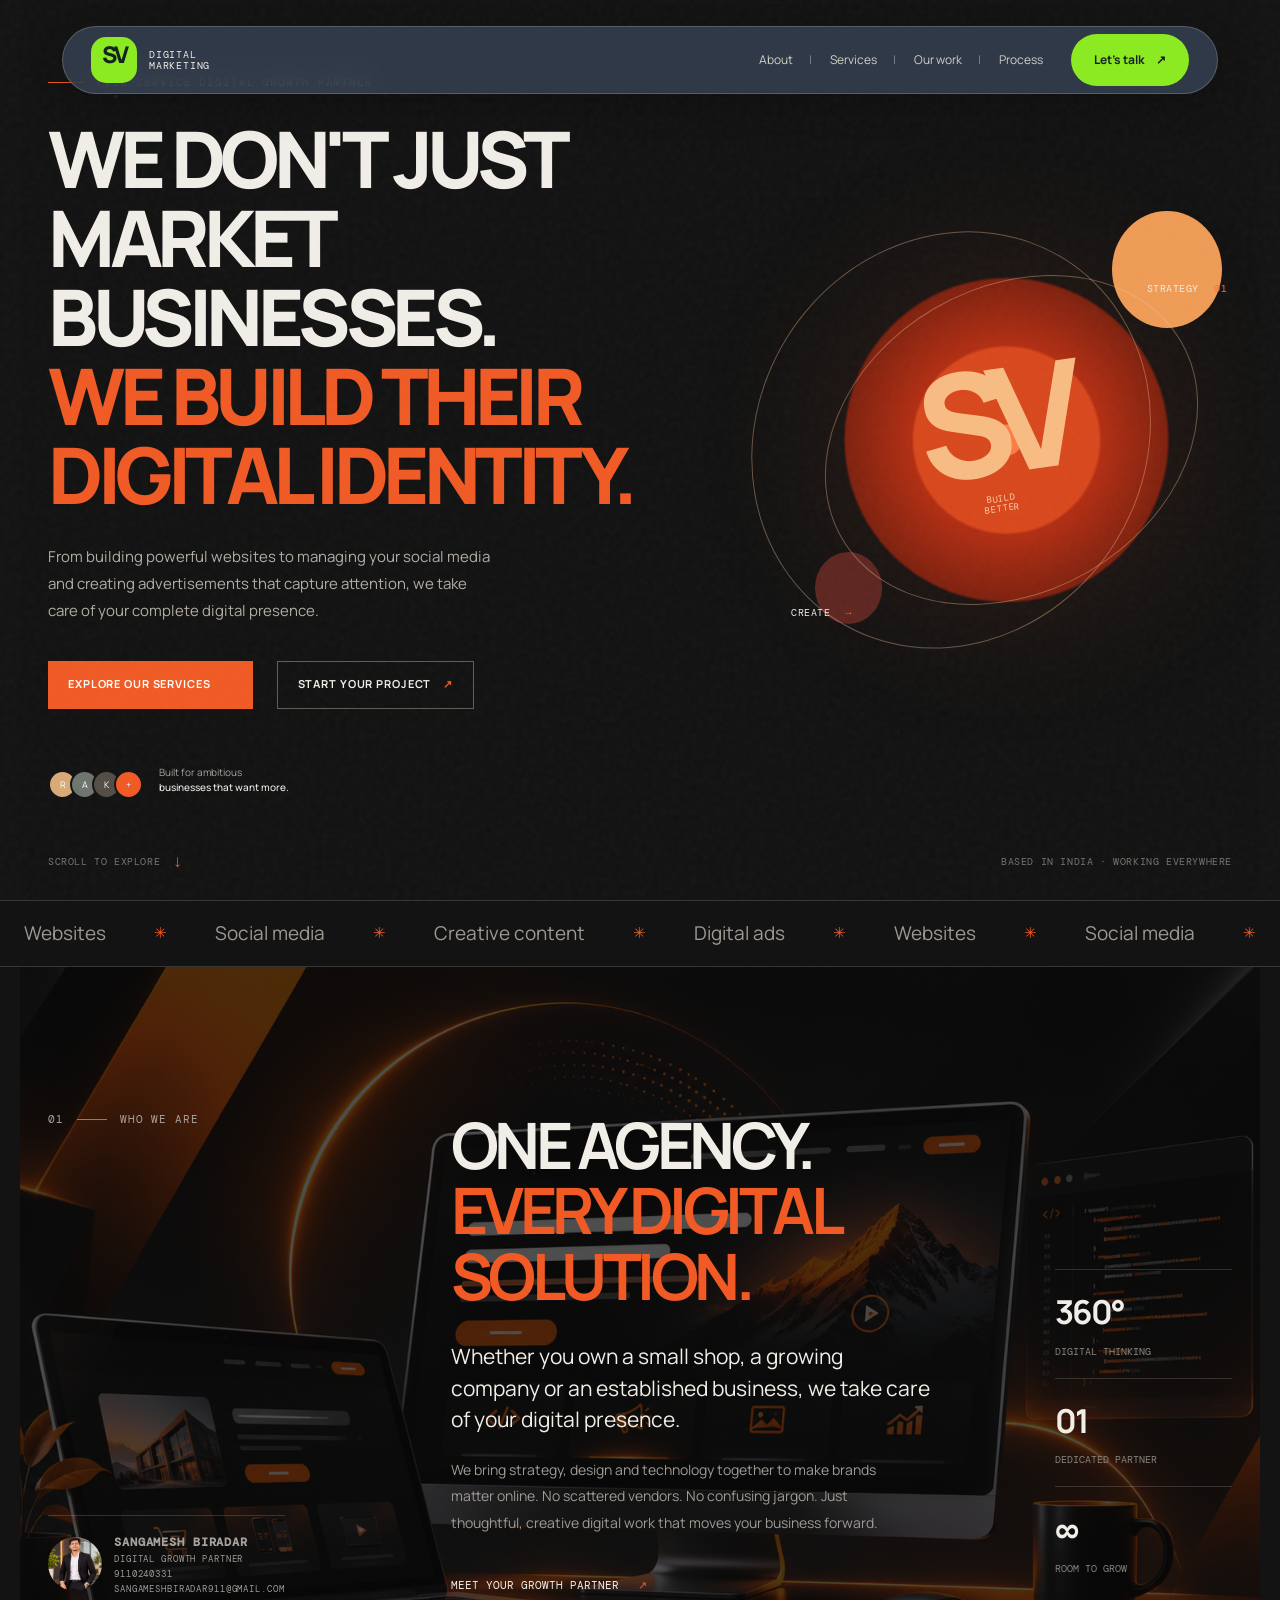
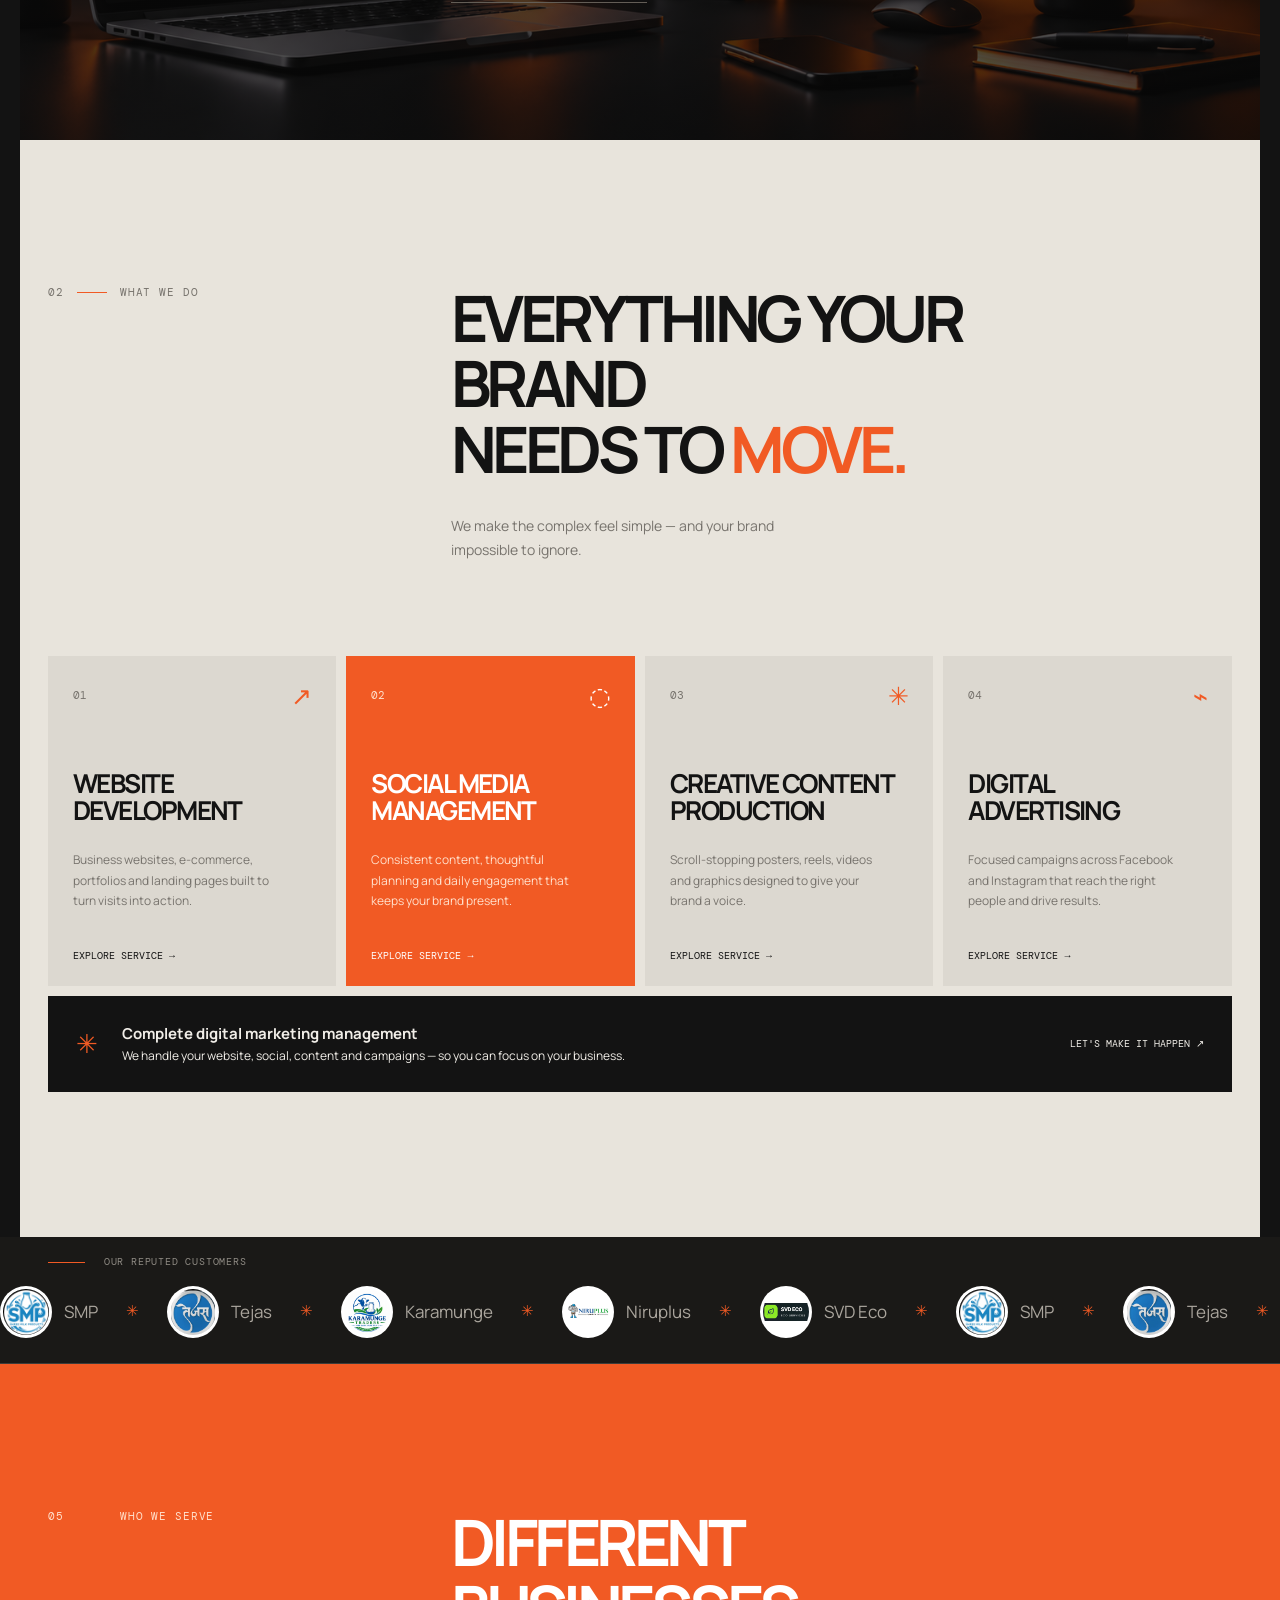
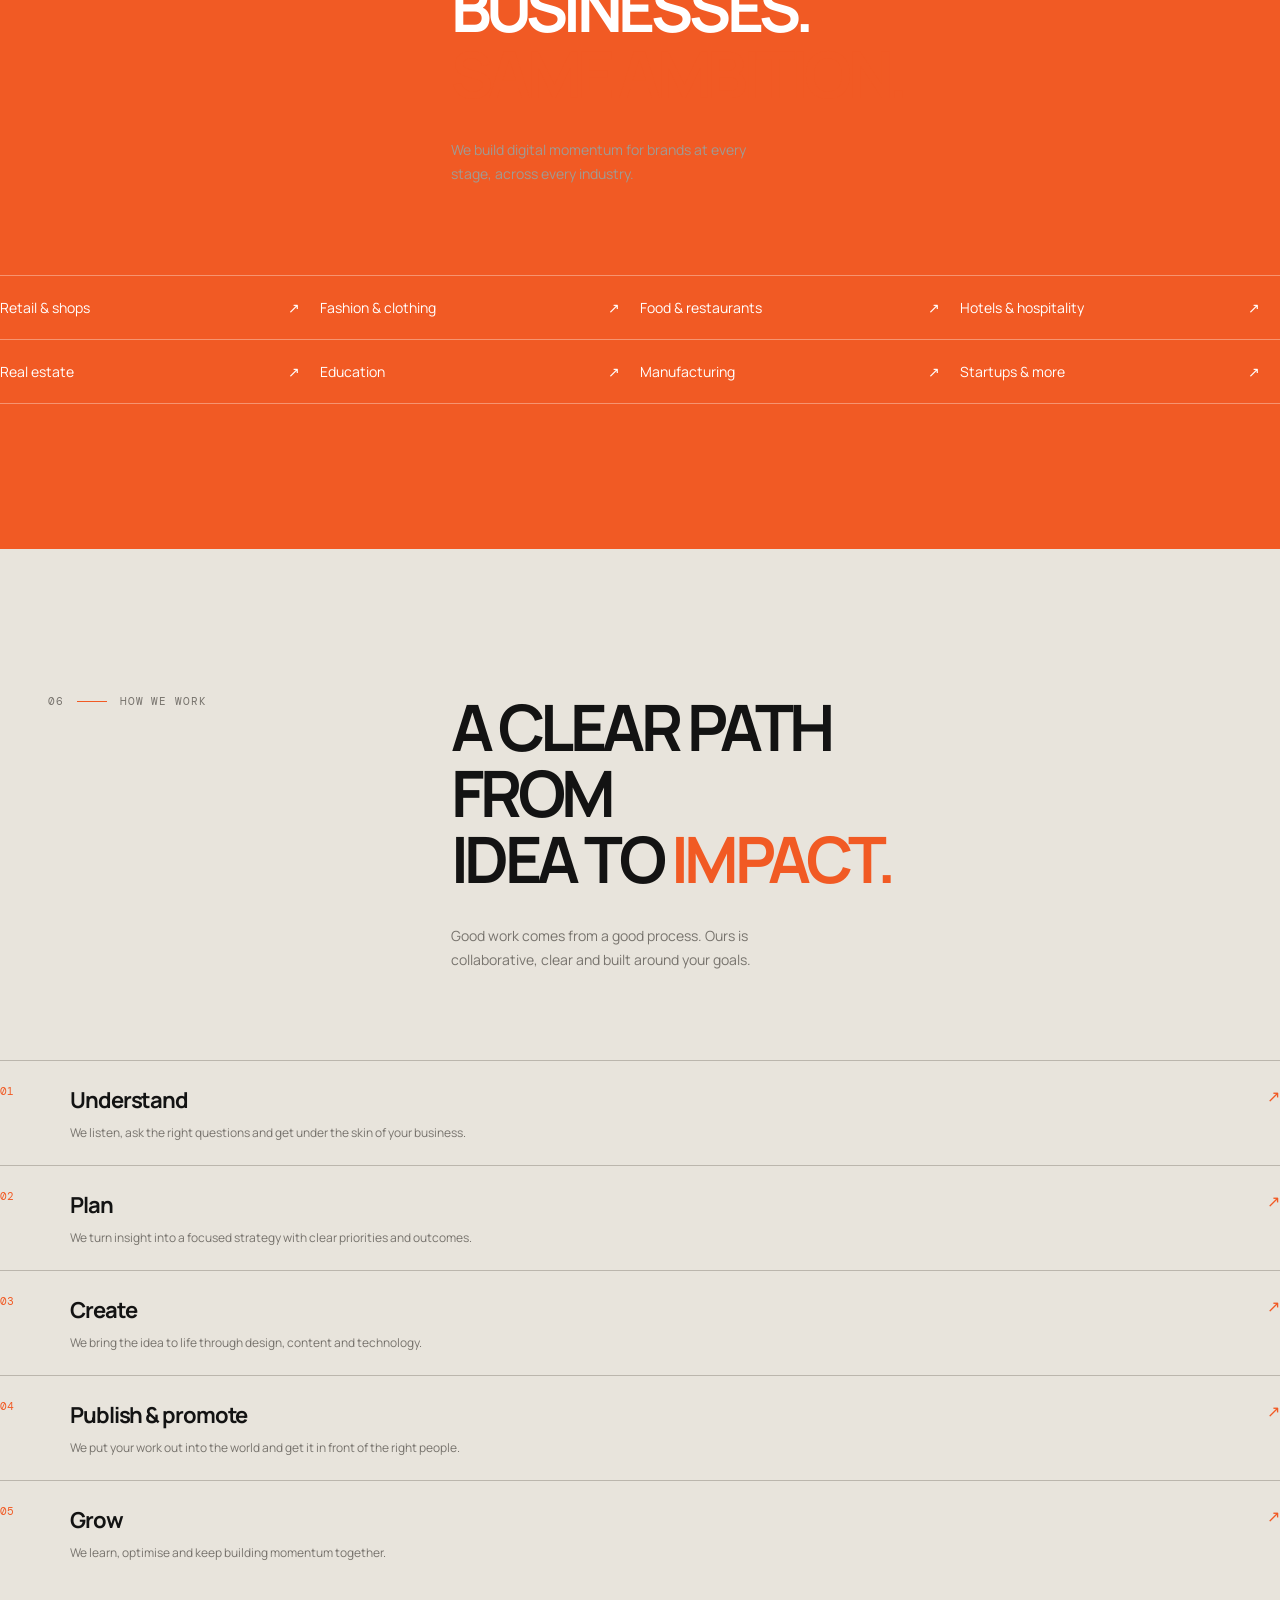
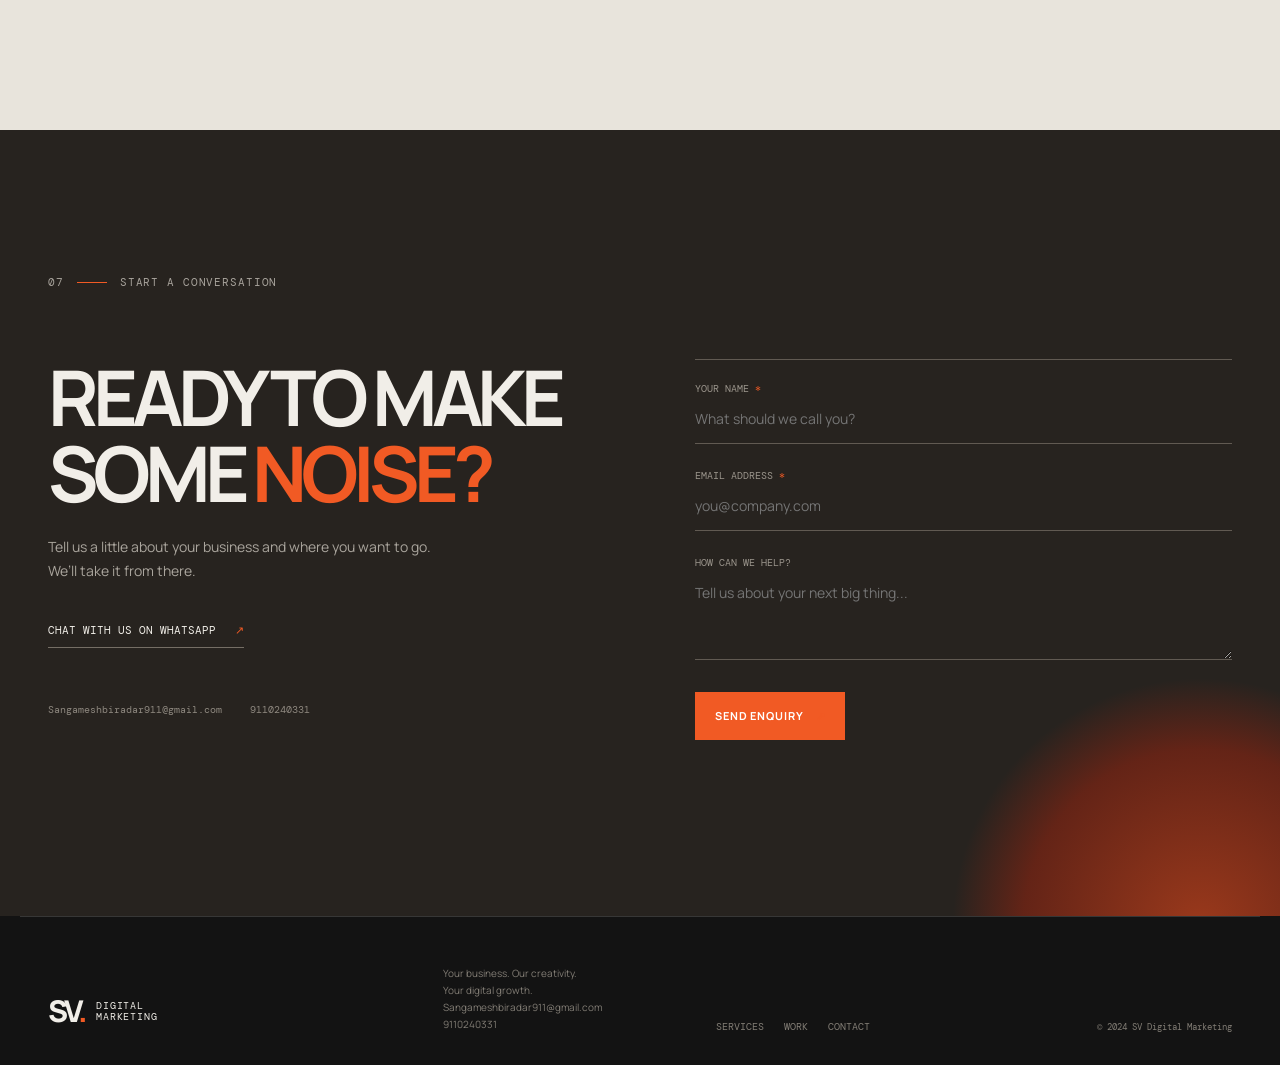
<file: index.html>
<!doctype html>
<html lang="en">
<head>
  <meta charset="UTF-8">
  <meta name="viewport" content="width=device-width, initial-scale=1.0">
  <meta name="description" content="SV Digital Marketing builds digital identities through websites, social media, creative content and digital advertising.">
  <title>SV Digital Marketing — Your Digital Growth Partner</title>
  <link rel="preconnect" href="https://fonts.googleapis.com">
  <link rel="preconnect" href="https://fonts.gstatic.com" crossorigin>
  <link href="https://fonts.googleapis.com/css2?family=DM+Mono:wght@400;500&family=Manrope:wght@400;500;600;700;800&display=swap" rel="stylesheet">
  <link rel="stylesheet" href="styles.css">
  <link rel="stylesheet" href="hero-video.css">
  <link rel="stylesheet" href="navigation.css">
</head>
<body class="home-page">
  <div class="page-noise" aria-hidden="true"></div>
  <header class="site-header">
    <a class="brand" href="#home" aria-label="SV Digital Marketing home">
      <span class="brand-mark">SV<span>.</span></span>
      <span class="brand-name">Digital<br>Marketing</span>
    </a>
    <nav class="desktop-nav" aria-label="Main navigation">
      <a href="about.html" target="_blank" rel="noreferrer">About</a>
      <a href="#services">Services</a>
      <a href="work.html" target="_blank" rel="noreferrer">Our work</a>
      <a href="#process">Process</a>
    </nav>
    <a class="header-cta" href="#contact">Let's talk <span>↗</span></a>
    <button class="menu-toggle" aria-label="Open menu" aria-expanded="false"><span></span><span></span></button>
  </header>

  <main>
    <section class="hero section-grid" id="home">
      <video class="hero-video" autoplay muted loop playsinline preload="metadata" aria-hidden="true">
        <source src="hero video.mp4" type="video/mp4">
      </video>
      <div class="hero-copy reveal">
        <p class="eyebrow"><span class="eyebrow-line"></span> Full-service digital growth partner</p>
        <h1>We don't just market businesses.<br><em>We build their digital identity.</em></h1>
        <p class="hero-intro">From building powerful websites to managing your social media and creating advertisements that capture attention, we take care of your complete digital presence.</p>
        <div class="hero-actions">
          <a class="button button-primary" href="#services">Explore our services <span>↗</span></a>
          <a class="button button-ghost" href="#contact">Start your project <span>↗</span></a>
        </div>
        <div class="hero-proof">
          <div class="avatar-stack"><span>R</span><span>A</span><span>K</span><span>+</span></div>
          <p>Built for ambitious<br><strong>businesses that want more.</strong></p>
        </div>
      </div>
      <div class="hero-art reveal reveal-delay" aria-label="Abstract orange digital growth graphic">
        <div class="orb orb-one"></div>
        <div class="orb orb-two"></div>
        <div class="ring ring-one"></div>
        <div class="ring ring-two"></div>
        <div class="art-label label-top">Strategy <span>01</span></div>
        <div class="art-label label-bottom">Create <span>→</span></div>
        <div class="hero-art-center"><span>SV</span><small>BUILD<br>BETTER</small></div>
      </div>
      <div class="hero-meta">
        <span>Scroll to explore</span><span class="scroll-arrow">↓</span>
        <span class="hero-location">Based in India · Working everywhere</span>
      </div>
    </section>

    <section class="marquee" aria-label="Our specialties">
      <div class="marquee-track"><span>Websites</span><i>✳</i><span>Social media</span><i>✳</i><span>Creative content</span><i>✳</i><span>Digital ads</span><i>✳</i><span>Websites</span><i>✳</i><span>Social media</span><i>✳</i></div>
    </section>

    <section class="about section-grid content-section" id="about">
      <div class="section-kicker about-side reveal">
        <div class="about-side-label"><span>01</span><span class="kicker-line"></span><span>Who we are</span></div>
        <div class="about-founder">
          <img src="Sangu.jpeg" alt="Sangamesh Biradar">
          <div><strong>Sangamesh Biradar</strong><span>Digital growth partner</span><a href="tel:9110240331">9110240331</a><a href="mailto:Sangameshbiradar911@gmail.com">Sangameshbiradar911@gmail.com</a></div>
        </div>
      </div>
      <div class="about-content reveal">
        <h2>One agency.<br><em>Every digital solution.</em></h2>
        <p class="large-copy">Whether you own a small shop, a growing company or an established business, we take care of your digital presence.</p>
        <p>We bring strategy, design and technology together to make brands matter online. No scattered vendors. No confusing jargon. Just thoughtful, creative digital work that moves your business forward.</p>
        <a class="text-link" href="#contact">Meet your growth partner <span>↗</span></a>
      </div>
      <div class="about-stats reveal reveal-delay">
        <div class="stat"><strong>360°</strong><span>Digital thinking</span></div>
        <div class="stat"><strong>01</strong><span>Dedicated partner</span></div>
        <div class="stat"><strong>∞</strong><span>Room to grow</span></div>
      </div>
    </section>

    <section class="services section-grid content-section" id="services">
      <div class="section-kicker reveal"><span>02</span><span class="kicker-line"></span><span>What we do</span></div>
      <div class="section-heading reveal"><h2>Everything your brand<br>needs to <em>move.</em></h2><p>We make the complex feel simple — and your brand impossible to ignore.</p></div>
      <div class="service-list">
        <article class="service-card reveal"><span class="service-number">01</span><div class="service-icon">↗</div><h3>Website<br>development</h3><p>Business websites, e-commerce, portfolios and landing pages built to turn visits into action.</p><span class="service-arrow">Explore service →</span></article>
        <article class="service-card featured reveal reveal-delay"><span class="service-number">02</span><div class="service-icon">◌</div><h3>Social media<br>management</h3><p>Consistent content, thoughtful planning and daily engagement that keeps your brand present.</p><span class="service-arrow">Explore service →</span></article>
        <article class="service-card reveal"><span class="service-number">03</span><div class="service-icon">✳</div><h3>Creative content<br>production</h3><p>Scroll-stopping posters, reels, videos and graphics designed to give your brand a voice.</p><span class="service-arrow">Explore service →</span></article>
        <article class="service-card reveal reveal-delay"><span class="service-number">04</span><div class="service-icon">⌁</div><h3>Digital<br>advertising</h3><p>Focused campaigns across Facebook and Instagram that reach the right people and drive results.</p><span class="service-arrow">Explore service →</span></article>
      </div>
      <div class="service-banner reveal"><span class="banner-star">✳</span><p><strong>Complete digital marketing management</strong><br>We handle your website, social, content and campaigns — so you can focus on your business.</p><a href="#contact">Let's make it happen <span>↗</span></a></div>
    </section>

    <section class="customer-marquee" aria-label="Our reputed customers">
      <div class="customer-marquee-label"><span class="eyebrow-line"></span> Our reputed customers</div>
      <div class="customer-marquee-track">
        <div class="customer-logo-item"><img src="smp logo.jpeg" alt="SMP logo"><span>SMP</span></div><i>✳</i>
        <div class="customer-logo-item"><img src="tejas logo.jpeg" alt="Tejas logo"><span>Tejas</span></div><i>✳</i>
        <div class="customer-logo-item"><img src="karamunge logo.jpeg" alt="Karamunge logo"><span>Karamunge</span></div><i>✳</i>
        <div class="customer-logo-item"><img src="niruplus logo.png" alt="Niruplus logo"><span>Niruplus</span></div><i>✳</i>
        <div class="customer-logo-item"><img src="svd eco logo.png" alt="SVD Eco logo"><span>SVD Eco</span></div><i>✳</i>
        <div class="customer-logo-item"><img src="smp logo.jpeg" alt="SMP logo"><span>SMP</span></div><i>✳</i>
        <div class="customer-logo-item"><img src="tejas logo.jpeg" alt="Tejas logo"><span>Tejas</span></div><i>✳</i>
        <div class="customer-logo-item"><img src="karamunge logo.jpeg" alt="Karamunge logo"><span>Karamunge</span></div>
      </div>
    </section>

    <section class="industries content-section">
      <div class="section-grid">
        <div class="section-kicker reveal"><span>05</span><span class="kicker-line"></span><span>Who we serve</span></div>
        <div class="section-heading reveal"><h2>Different businesses.<br><em>Same ambition.</em></h2><p>We build digital momentum for brands at every stage, across every industry.</p></div>
      </div>
      <div class="industry-grid reveal">
        <span>Retail & shops <b>↗</b></span><span>Fashion & clothing <b>↗</b></span><span>Food & restaurants <b>↗</b></span><span>Hotels & hospitality <b>↗</b></span><span>Real estate <b>↗</b></span><span>Education <b>↗</b></span><span>Manufacturing <b>↗</b></span><span>Startups & more <b>↗</b></span>
      </div>
    </section>

    <section class="process content-section" id="process">
      <div class="section-grid">
        <div class="section-kicker reveal"><span>06</span><span class="kicker-line"></span><span>How we work</span></div>
        <div class="section-heading reveal"><h2>A clear path from<br>idea to <em>impact.</em></h2><p>Good work comes from a good process. Ours is collaborative, clear and built around your goals.</p></div>
      </div>
      <div class="process-list">
        <div class="process-item reveal"><span>01</span><div><h3>Understand</h3><p>We listen, ask the right questions and get under the skin of your business.</p></div><b>↗</b></div>
        <div class="process-item reveal reveal-delay"><span>02</span><div><h3>Plan</h3><p>We turn insight into a focused strategy with clear priorities and outcomes.</p></div><b>↗</b></div>
        <div class="process-item reveal"><span>03</span><div><h3>Create</h3><p>We bring the idea to life through design, content and technology.</p></div><b>↗</b></div>
        <div class="process-item reveal reveal-delay"><span>04</span><div><h3>Publish & promote</h3><p>We put your work out into the world and get it in front of the right people.</p></div><b>↗</b></div>
        <div class="process-item reveal"><span>05</span><div><h3>Grow</h3><p>We learn, optimise and keep building momentum together.</p></div><b>↗</b></div>
      </div>
    </section>

    <section class="contact content-section" id="contact">
      <div class="contact-orb"></div>
      <div class="section-kicker reveal"><span>07</span><span class="kicker-line"></span><span>Start a conversation</span></div>
      <div class="contact-grid">
        <div class="contact-copy reveal"><h2>Ready to make<br>some <em>noise?</em></h2><p>Tell us a little about your business and where you want to go. We’ll take it from there.</p><a class="whatsapp-link" href="https://wa.me/919110240331" target="_blank" rel="noreferrer">Chat with us on WhatsApp <span>↗</span></a><div class="contact-details"><a href="mailto:Sangameshbiradar911@gmail.com">Sangameshbiradar911@gmail.com</a><a href="tel:9110240331">9110240331</a></div></div>
        <form class="enquiry-form reveal reveal-delay"><label for="name">Your name <span>*</span></label><input id="name" name="name" required placeholder="What should we call you?"><label for="email">Email address <span>*</span></label><input id="email" name="email" type="email" required placeholder="you@company.com"><label for="message">How can we help?</label><textarea id="message" name="message" rows="3" placeholder="Tell us about your next big thing..."></textarea><button class="button button-primary" type="submit">Send enquiry <span>↗</span></button><p class="form-status" role="status"></p></form>
      </div>
    </section>
  </main>
  <footer class="site-footer"><a class="brand" href="#home"><span class="brand-mark">SV<span>.</span></span><span class="brand-name">Digital<br>Marketing</span></a><p>Your business. Our creativity.<br>Your digital growth.<br><a href="mailto:Sangameshbiradar911@gmail.com">Sangameshbiradar911@gmail.com</a><br><a href="tel:9110240331">9110240331</a></p><div class="footer-links"><a href="#services">Services</a><a href="work.html" target="_blank" rel="noreferrer">Work</a><a href="#contact">Contact</a></div><span>© 2024 SV Digital Marketing</span></footer>
  <script src="script.js"></script>
</body>
</html>
</file>
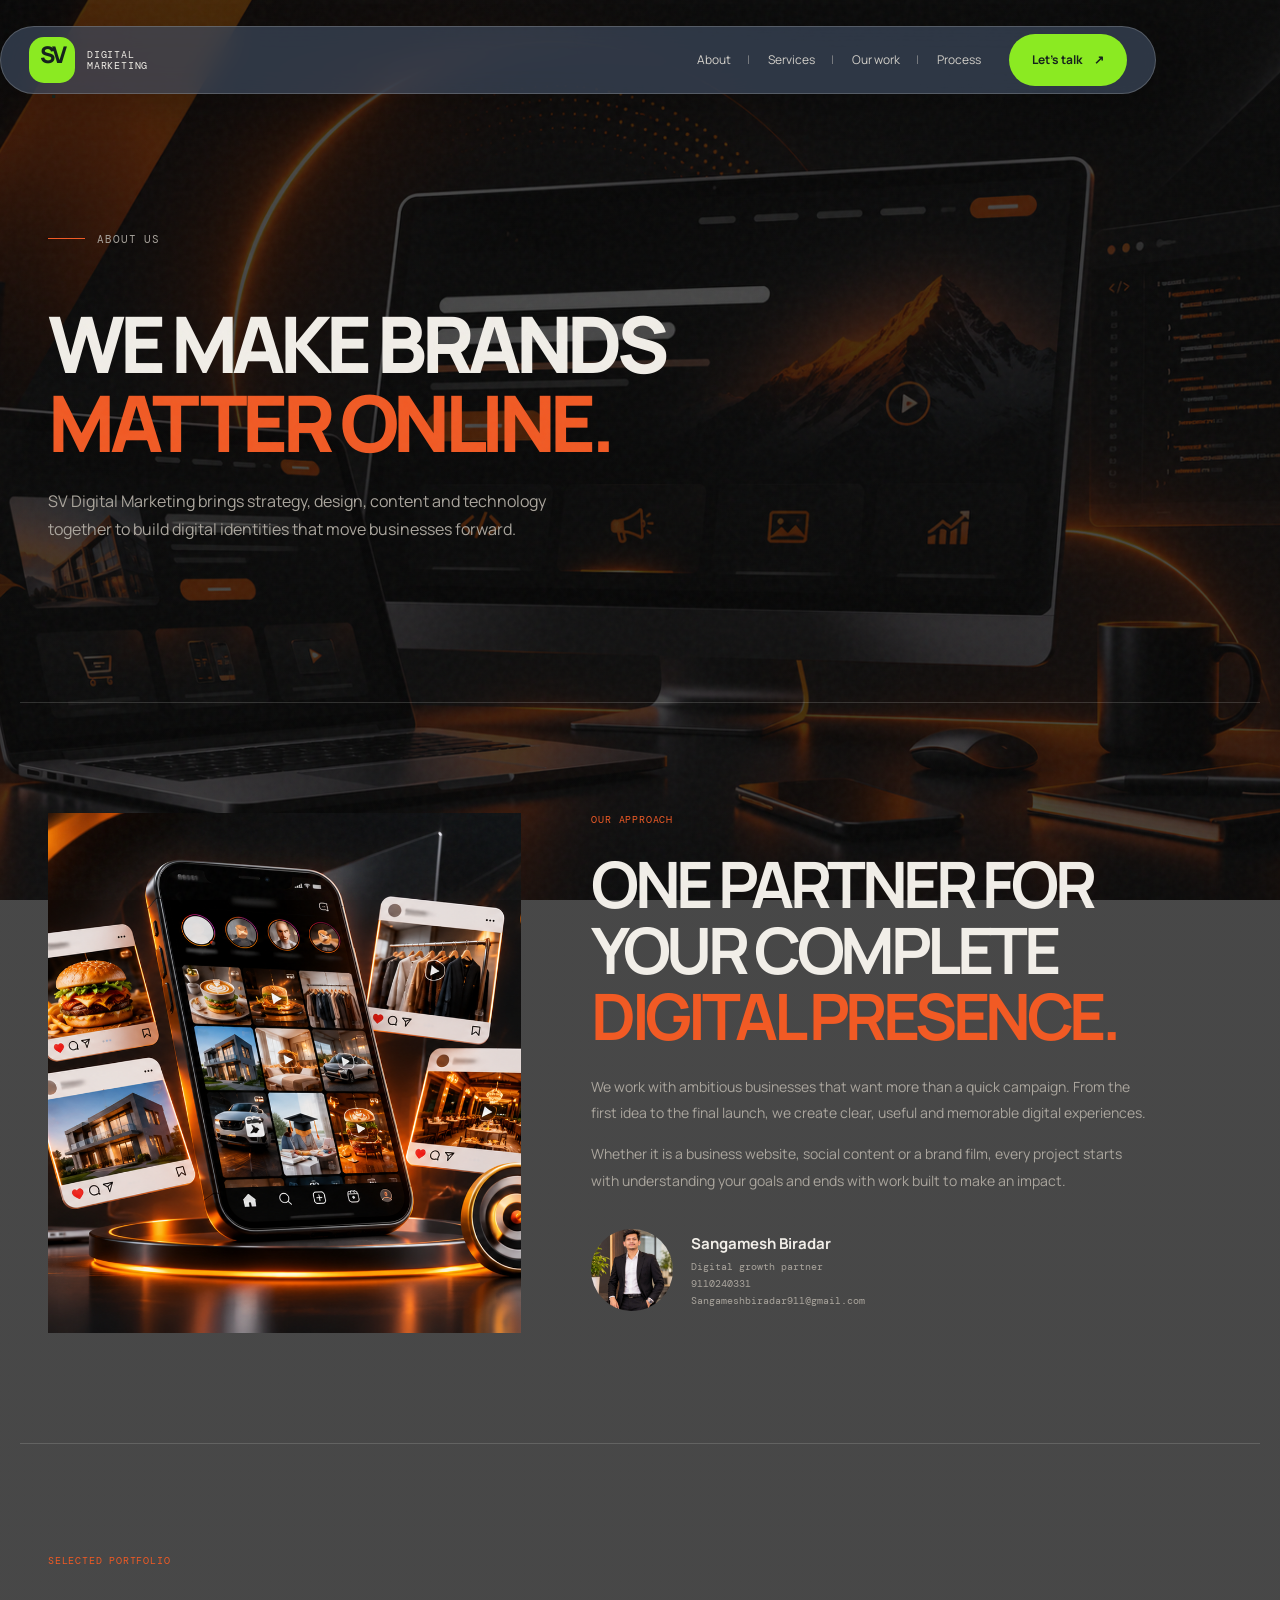
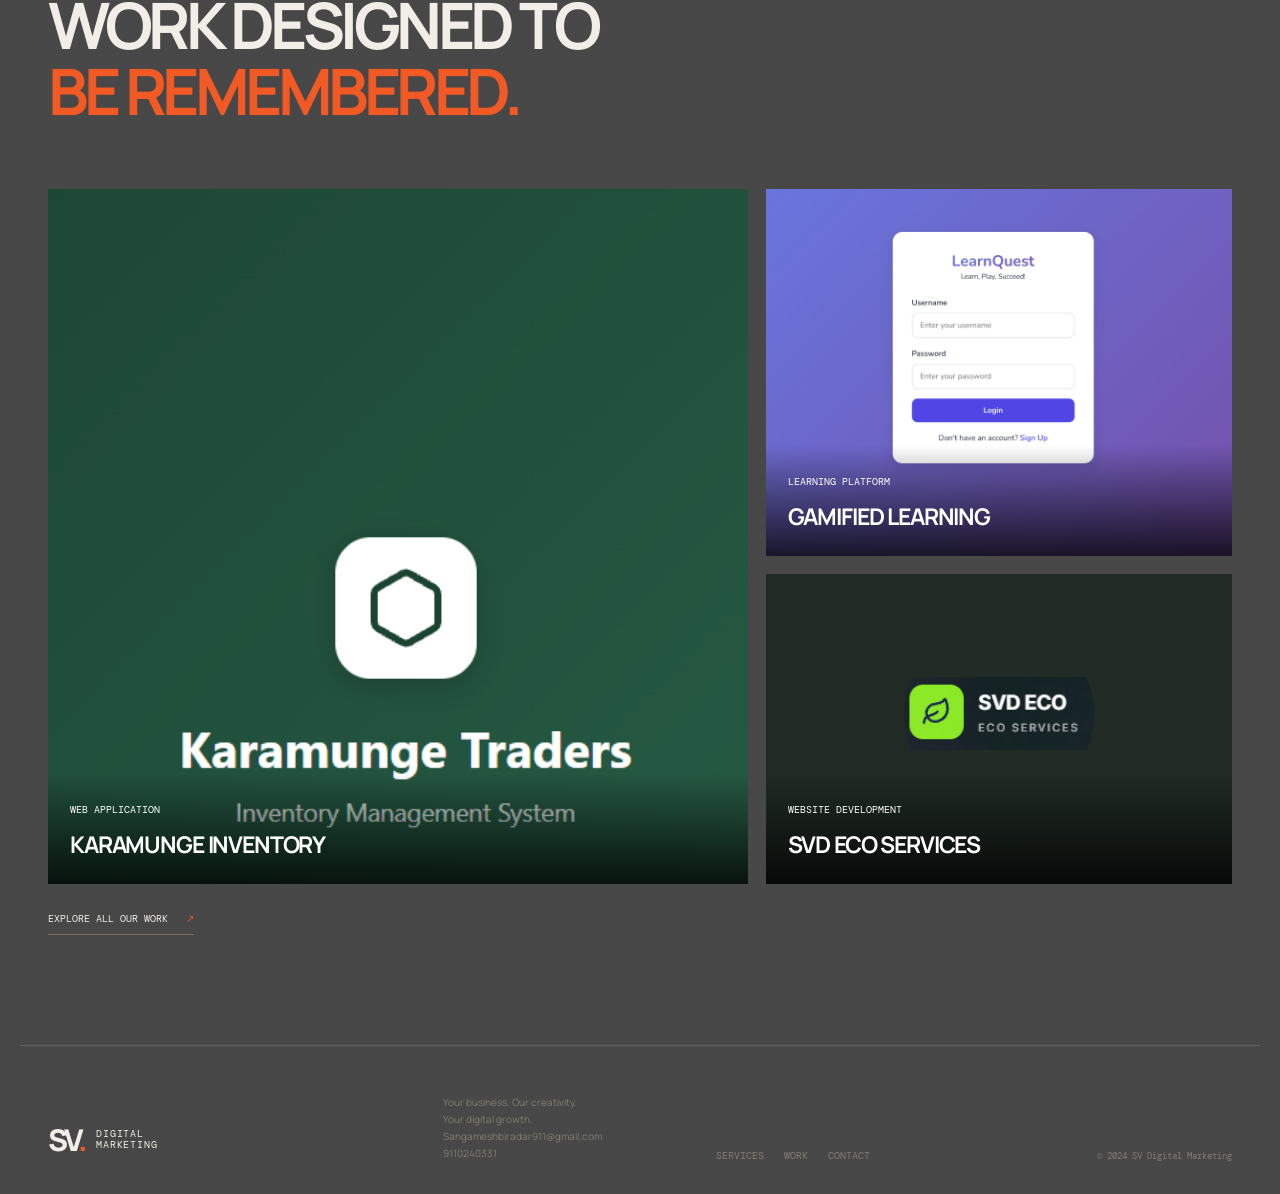
<file: about.html>
<!doctype html>
<html lang="en">
<head>
  <meta charset="UTF-8">
  <meta name="viewport" content="width=device-width, initial-scale=1.0">
  <meta name="description" content="Learn about SV Digital Marketing and the digital work we create for ambitious businesses.">
  <title>About Us — SV Digital Marketing</title>
  <link rel="preconnect" href="https://fonts.googleapis.com">
  <link rel="preconnect" href="https://fonts.gstatic.com" crossorigin>
  <link href="https://fonts.googleapis.com/css2?family=DM+Mono:wght@400;500&family=Manrope:wght@400;500;600;700;800&display=swap" rel="stylesheet">
  <link rel="stylesheet" href="styles.css">
  <link rel="stylesheet" href="navigation.css">
  <link rel="stylesheet" href="about-page.css">
</head>
<body class="about-page">
  <div class="page-noise" aria-hidden="true"></div>
  <header class="site-header">
    <a class="brand" href="index.html" aria-label="SV Digital Marketing home">
      <span class="brand-mark">SV<span>.</span></span>
      <span class="brand-name">Digital<br>Marketing</span>
    </a>
    <nav class="desktop-nav" aria-label="Main navigation">
      <a class="active" href="about.html">About</a>
      <a href="index.html#services">Services</a>
      <a href="work.html" target="_blank" rel="noreferrer">Our work</a>
      <a href="index.html#process">Process</a>
    </nav>
    <a class="header-cta" href="index.html#contact">Let's talk <span>↗</span></a>
    <button class="menu-toggle" aria-label="Open menu" aria-expanded="false"><span></span><span></span></button>
  </header>

  <main>
    <section class="about-hero">
      <p class="eyebrow"><span class="eyebrow-line"></span> About us</p>
      <h1>We make brands<br><em>matter online.</em></h1>
      <p>SV Digital Marketing brings strategy, design, content and technology together to build digital identities that move businesses forward.</p>
    </section>

    <section class="about-story">
      <div class="about-story-media">
        <img src="Left side.png" alt="Social media and content production work">
      </div>
      <div class="about-story-copy">
        <p class="about-kicker">Our approach</p>
        <h2>One partner for your complete <em>digital presence.</em></h2>
        <p>We work with ambitious businesses that want more than a quick campaign. From the first idea to the final launch, we create clear, useful and memorable digital experiences.</p>
        <p>Whether it is a business website, social content or a brand film, every project starts with understanding your goals and ends with work built to make an impact.</p>
        <div class="about-contact">
          <img src="Sangu.jpeg" alt="Sangamesh Biradar">
          <div><strong>Sangamesh Biradar</strong><span>Digital growth partner</span><a href="tel:9110240331">9110240331</a><a href="mailto:Sangameshbiradar911@gmail.com">Sangameshbiradar911@gmail.com</a></div>
        </div>
      </div>
    </section>

    <section class="about-work">
      <div class="about-section-heading">
        <p class="about-kicker">Selected portfolio</p>
        <h2>Work designed to<br><em>be remembered.</em></h2>
      </div>
      <div class="about-work-grid">
        <article class="about-work-card about-work-card-large">
          <img src="Karamunge-Inventory.png" alt="Karamunge Inventory portfolio project">
          <div><span>Web application</span><h3>Karamunge Inventory</h3></div>
        </article>
        <article class="about-work-card">
          <img src="Gamified-Learning.png" alt="Gamified Learning portfolio project">
          <div><span>Learning platform</span><h3>Gamified Learning</h3></div>
        </article>
        <article class="about-work-card about-work-card-brand">
          <img src="svd eco logo.png" alt="SVD Eco Services client logo">
          <div><span>Website development</span><h3>SVD Eco Services</h3></div>
        </article>
      </div>
      <a class="about-work-link" href="work.html" target="_blank" rel="noreferrer">Explore all our work <span>↗</span></a>
    </section>
  </main>

  <footer class="site-footer">
    <a class="brand" href="index.html"><span class="brand-mark">SV<span>.</span></span><span class="brand-name">Digital<br>Marketing</span></a>
    <p>Your business. Our creativity.<br>Your digital growth.<br><a href="mailto:Sangameshbiradar911@gmail.com">Sangameshbiradar911@gmail.com</a><br><a href="tel:9110240331">9110240331</a></p>
    <div class="footer-links"><a href="index.html#services">Services</a><a href="work.html">Work</a><a href="index.html#contact">Contact</a></div>
    <span>© 2024 SV Digital Marketing</span>
  </footer>
  <script src="script.js"></script>
</body>
</html>
</file>
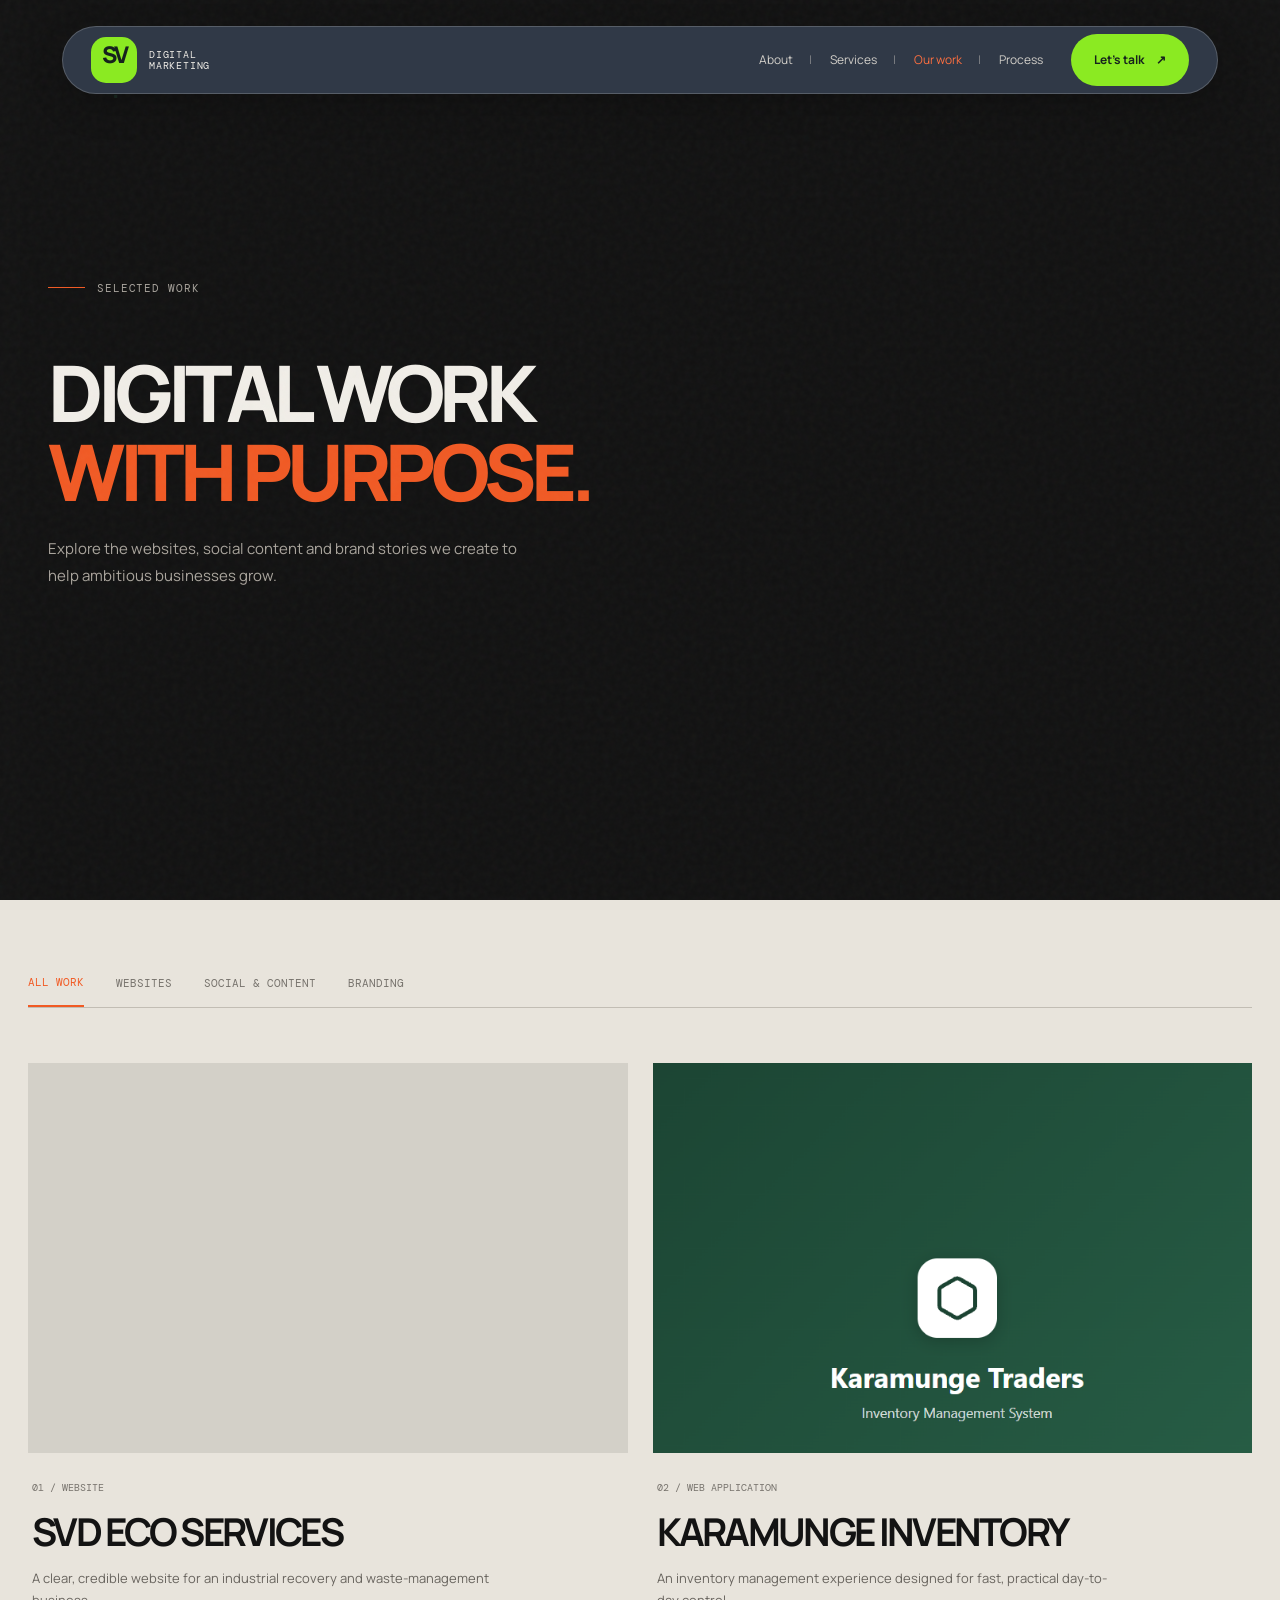
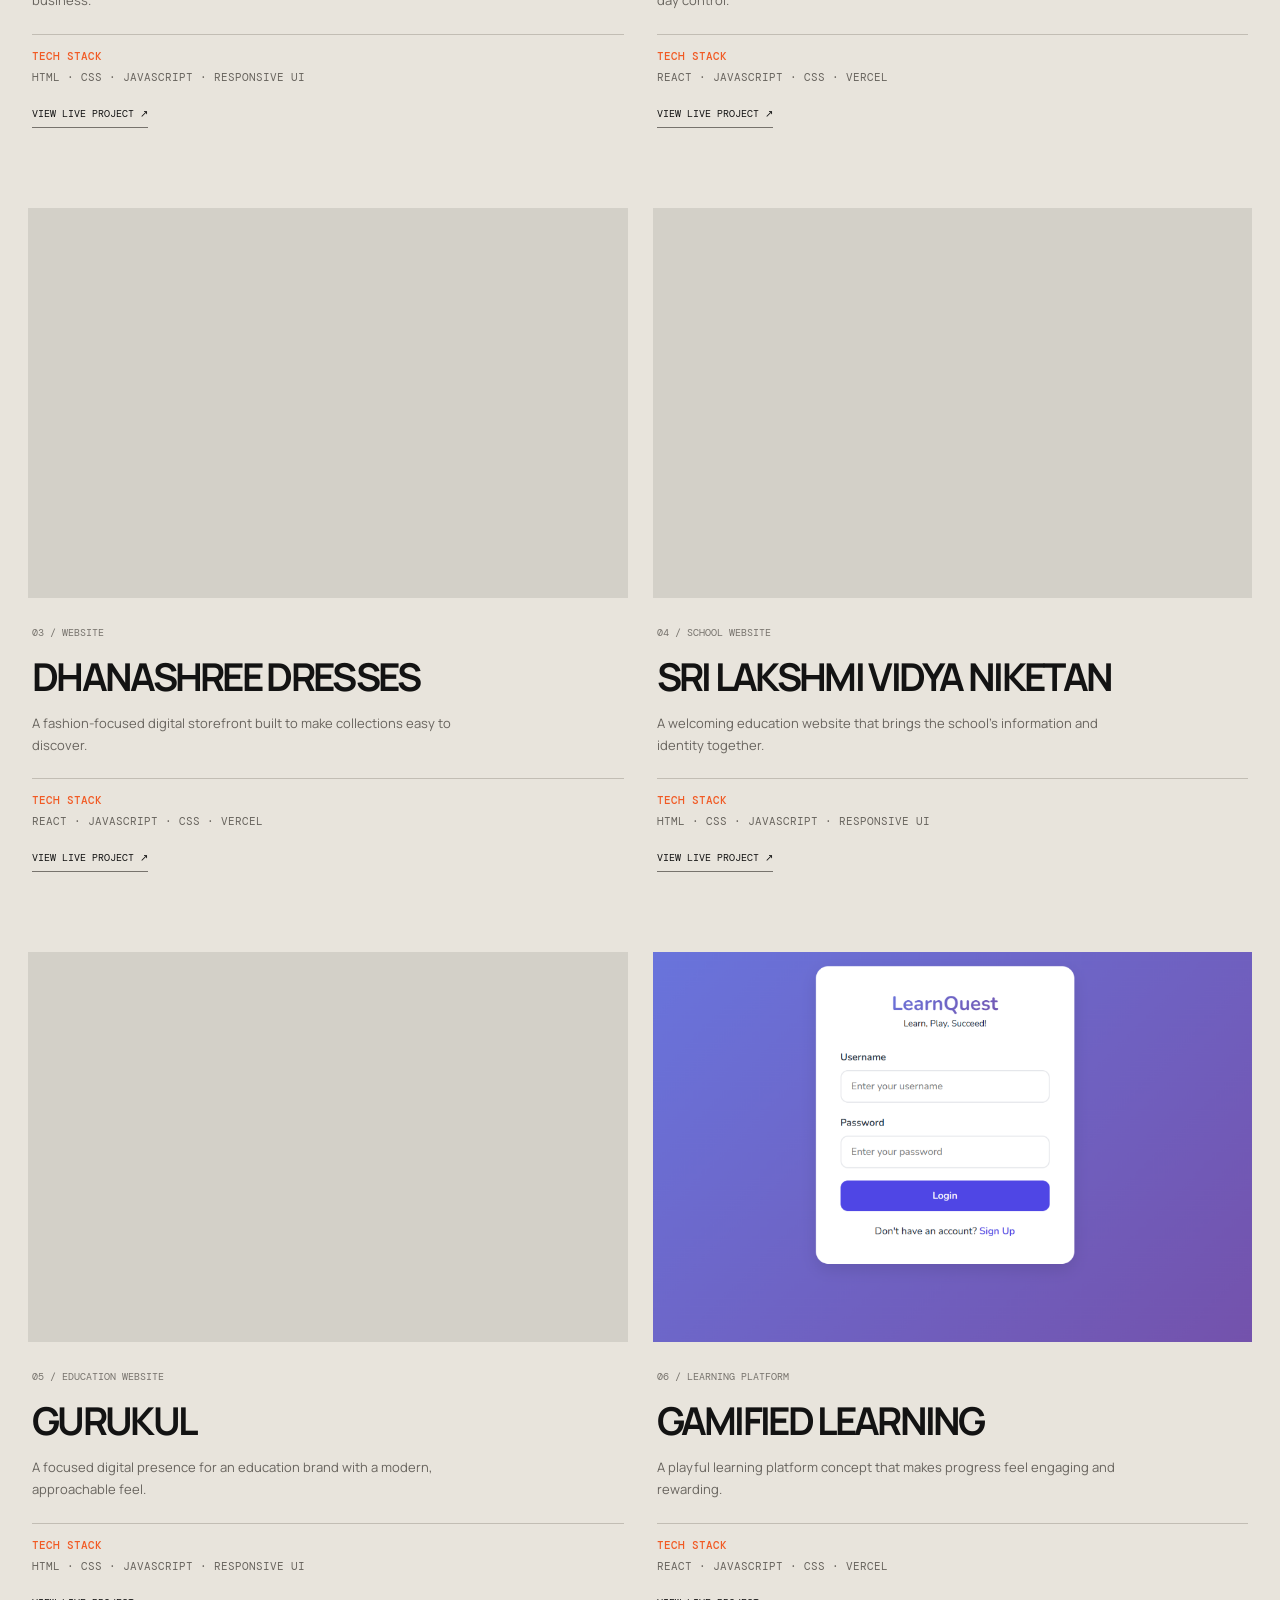
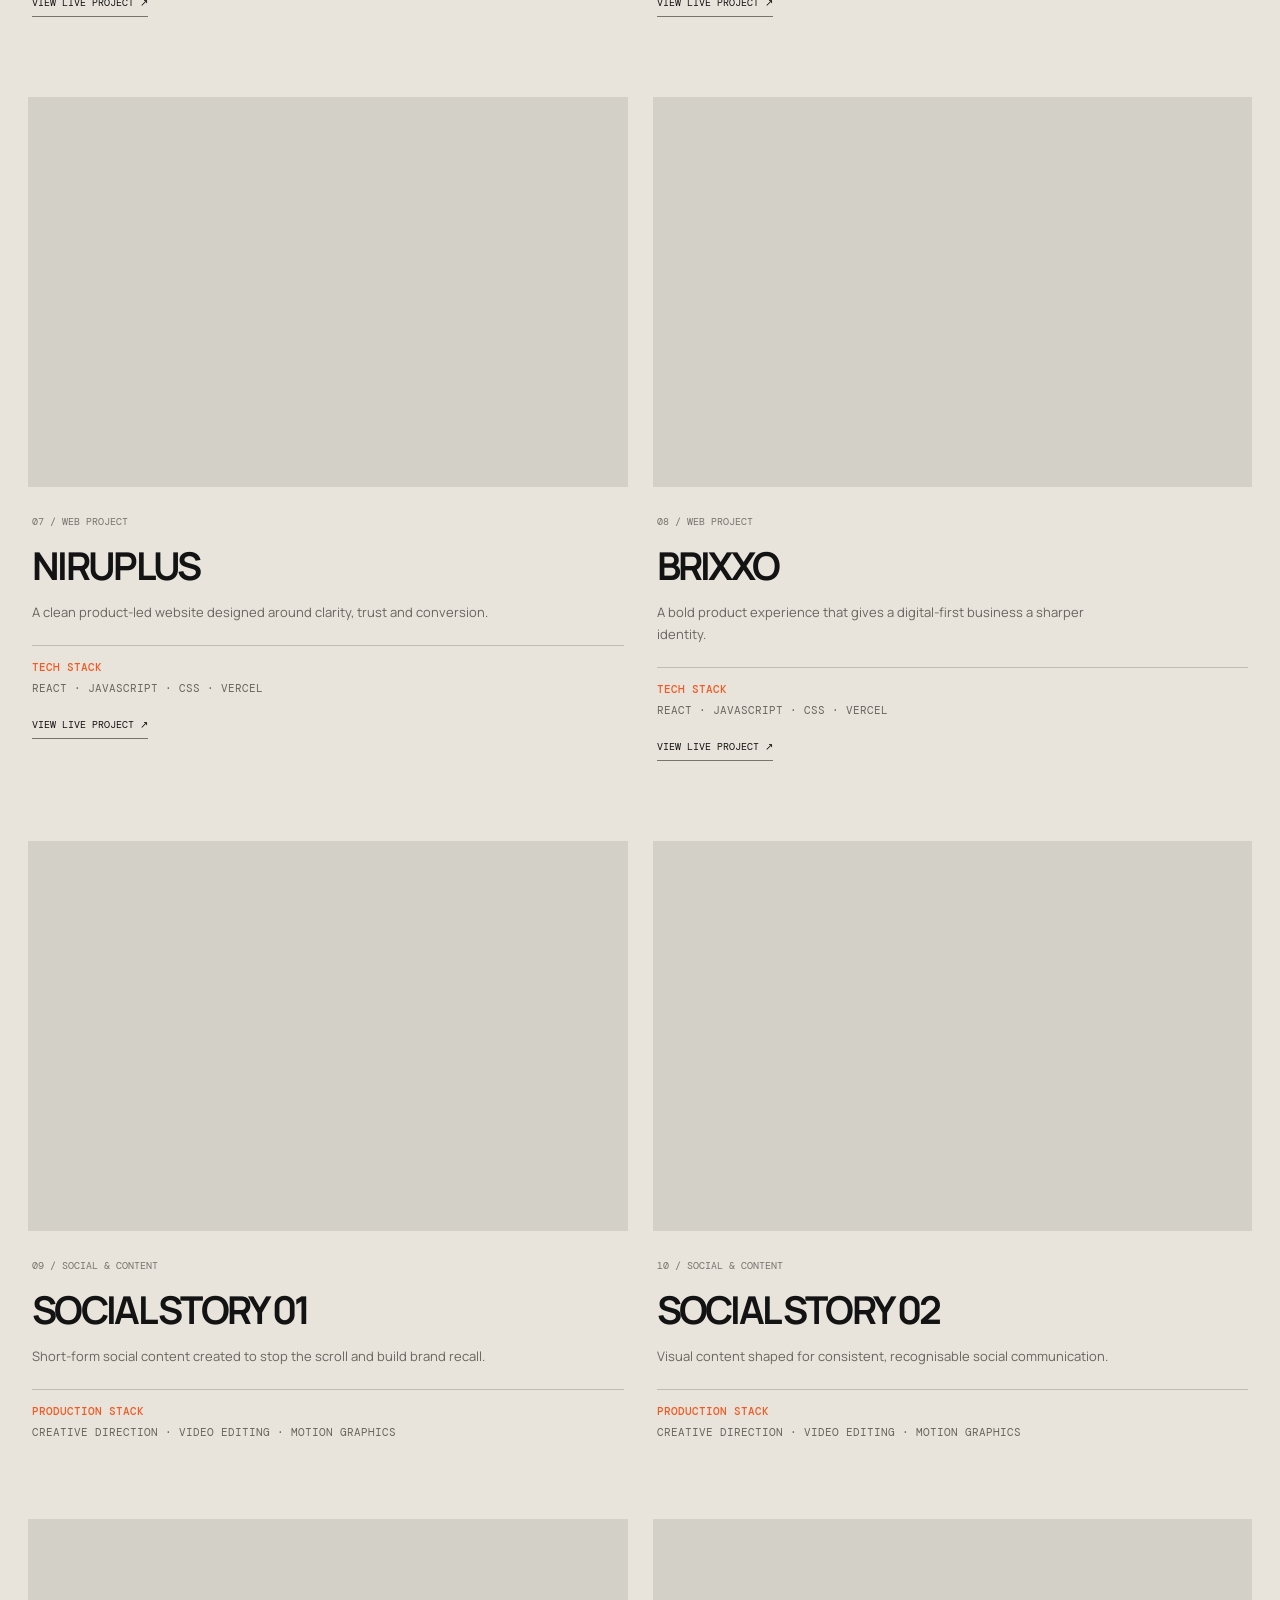
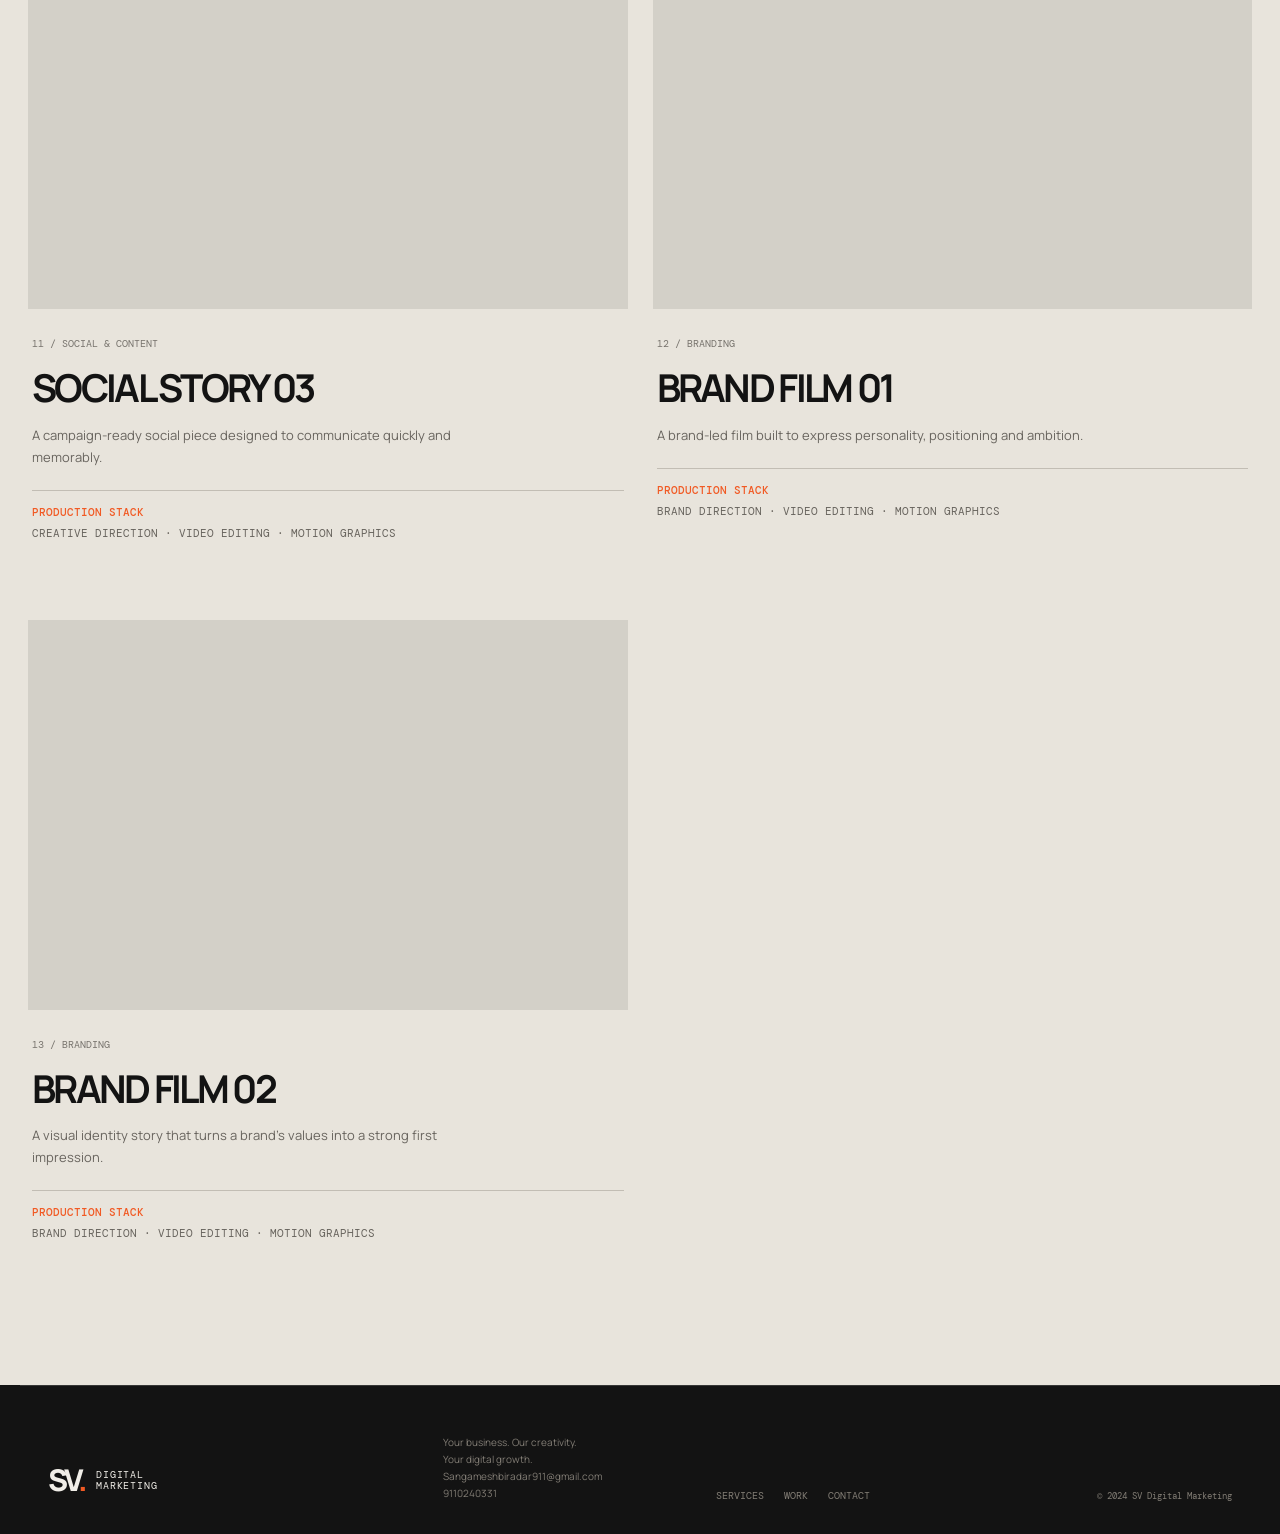
<file: work.html>
<!doctype html>
<html lang="en">
<head>
  <meta charset="UTF-8">
  <meta name="viewport" content="width=device-width, initial-scale=1.0">
  <meta name="description" content="Explore the websites, social content and branding work created by SV Digital Marketing.">
  <title>Our Work — SV Digital Marketing</title>
  <link rel="preconnect" href="https://fonts.googleapis.com">
  <link rel="preconnect" href="https://fonts.gstatic.com" crossorigin>
  <link href="https://fonts.googleapis.com/css2?family=DM+Mono:wght@400;500&family=Manrope:wght@400;500;600;700;800&display=swap" rel="stylesheet">
  <link rel="stylesheet" href="styles.css">
  <link rel="stylesheet" href="work-page.css">
  <link rel="stylesheet" href="work-hero-video.css">
  <link rel="stylesheet" href="navigation.css">
</head>
<body class="work-page">
  <div class="page-noise" aria-hidden="true"></div>
  <header class="site-header">
    <a class="brand" href="index.html" aria-label="SV Digital Marketing home">
      <span class="brand-mark">SV<span>.</span></span>
      <span class="brand-name">Digital<br>Marketing</span>
    </a>
    <nav class="desktop-nav" aria-label="Main navigation">
      <a href="about.html" target="_blank" rel="noreferrer">About</a>
      <a href="index.html#services">Services</a>
      <a class="active" href="work.html">Our work</a>
      <a href="index.html#process">Process</a>
    </nav>
    <a class="header-cta" href="index.html#contact">Let's talk <span>↗</span></a>
    <button class="menu-toggle" aria-label="Open menu" aria-expanded="false"><span></span><span></span></button>
  </header>

  <main>
    <section class="work-hero">
      <video class="work-hero-video" autoplay muted loop playsinline preload="metadata" aria-hidden="true">
        <source src="work video.mp4" type="video/mp4">
      </video>
      <p class="eyebrow"><span class="eyebrow-line"></span> Selected work</p>
      <h1>Digital work<br><em>with purpose.</em></h1>
      <p>Explore the websites, social content and brand stories we create to help ambitious businesses grow.</p>
    </section>

    <section class="work-showcase" aria-label="Portfolio">
      <div class="work-filters" role="group" aria-label="Choose a work category">
        <button class="work-filter active" data-filter="all">All work</button>
        <button class="work-filter" data-filter="web">Websites</button>
        <button class="work-filter" data-filter="social">Social &amp; content</button>
        <button class="work-filter" data-filter="brand">Branding</button>
      </div>
      <div class="work-grid">
        <article class="work-detail" data-category="web">
          <div class="work-preview"><video autoplay muted loop playsinline preload="metadata" aria-label="SVD Eco Services website preview"><source src="svdecoservices.mp4" type="video/mp4"></video></div>
          <div class="work-detail-copy"><span class="work-label">01 / Website</span><h2>SVD Eco Services</h2><p>A clear, credible website for an industrial recovery and waste-management business.</p><div class="stack"><strong>Tech stack</strong><span>HTML · CSS · JavaScript · Responsive UI</span></div><a href="https://www.svdecoservices.com/" target="_blank" rel="noreferrer">View live project ↗</a></div>
        </article>
        <article class="work-detail" data-category="web">
          <div class="work-preview"><img src="Karamunge-Inventory.png" alt="Karamunge Inventory website preview"></div>
          <div class="work-detail-copy"><span class="work-label">02 / Web application</span><h2>Karamunge Inventory</h2><p>An inventory management experience designed for fast, practical day-to-day control.</p><div class="stack"><strong>Tech stack</strong><span>React · JavaScript · CSS · Vercel</span></div><a href="https://karamungeinventory.vercel.app/" target="_blank" rel="noreferrer">View live project ↗</a></div>
        </article>
        <article class="work-detail" data-category="web">
          <div class="work-preview"><video autoplay muted loop playsinline preload="metadata" aria-label="Dhanashree Dresses website preview"><source src="Dhanasree dresses.mp4" type="video/mp4"></video></div>
          <div class="work-detail-copy"><span class="work-label">03 / Website</span><h2>Dhanashree Dresses</h2><p>A fashion-focused digital storefront built to make collections easy to discover.</p><div class="stack"><strong>Tech stack</strong><span>React · JavaScript · CSS · Vercel</span></div><a href="https://dhanashree-tau.vercel.app/" target="_blank" rel="noreferrer">View live project ↗</a></div>
        </article>
        <article class="work-detail" data-category="web">
          <div class="work-preview"><video autoplay muted loop playsinline preload="metadata" aria-label="Sri Lakshmi Vidya Niketan website preview"><source src="Srilakshmi.mp4" type="video/mp4"></video></div>
          <div class="work-detail-copy"><span class="work-label">04 / School website</span><h2>Sri Lakshmi Vidya Niketan</h2><p>A welcoming education website that brings the school's information and identity together.</p><div class="stack"><strong>Tech stack</strong><span>HTML · CSS · JavaScript · Responsive UI</span></div><a href="https://www.srilakshmividyaniketan.in/" target="_blank" rel="noreferrer">View live project ↗</a></div>
        </article>
        <article class="work-detail" data-category="web">
          <div class="work-preview"><video autoplay muted loop playsinline preload="metadata" aria-label="Gurukul website preview"><source src="Gurukul.mp4" type="video/mp4"></video></div>
          <div class="work-detail-copy"><span class="work-label">05 / Education website</span><h2>Gurukul</h2><p>A focused digital presence for an education brand with a modern, approachable feel.</p><div class="stack"><strong>Tech stack</strong><span>HTML · CSS · JavaScript · Responsive UI</span></div><a href="https://gurukul1-xi.vercel.app/" target="_blank" rel="noreferrer">View live project ↗</a></div>
        </article>
        <article class="work-detail" data-category="web">
          <div class="work-preview"><img src="Gamified-Learning.png" alt="Gamified Learning website preview"></div>
          <div class="work-detail-copy"><span class="work-label">06 / Learning platform</span><h2>Gamified Learning</h2><p>A playful learning platform concept that makes progress feel engaging and rewarding.</p><div class="stack"><strong>Tech stack</strong><span>React · JavaScript · CSS · Vercel</span></div><a href="https://gamefied-learning-frontend.vercel.app/" target="_blank" rel="noreferrer">View live project ↗</a></div>
        </article>
        <article class="work-detail" data-category="web">
          <div class="work-preview"><video autoplay muted loop playsinline preload="metadata" aria-label="Niruplus website preview"><source src="niruplus.mp4" type="video/mp4"></video></div>
          <div class="work-detail-copy"><span class="work-label">07 / Web project</span><h2>Niruplus</h2><p>A clean product-led website designed around clarity, trust and conversion.</p><div class="stack"><strong>Tech stack</strong><span>React · JavaScript · CSS · Vercel</span></div><a href="https://niruplus.vercel.app/" target="_blank" rel="noreferrer">View live project ↗</a></div>
        </article>
        <article class="work-detail" data-category="web">
          <div class="work-preview"><video autoplay muted loop playsinline preload="metadata" aria-label="Brixxo website preview"><source src="Brixxo.mp4" type="video/mp4"></video></div>
          <div class="work-detail-copy"><span class="work-label">08 / Web project</span><h2>Brixxo</h2><p>A bold product experience that gives a digital-first business a sharper identity.</p><div class="stack"><strong>Tech stack</strong><span>React · JavaScript · CSS · Vercel</span></div><a href="https://brixxo-frontend-zdqa.vercel.app/" target="_blank" rel="noreferrer">View live project ↗</a></div>
        </article>
        <article class="work-detail" data-category="social">
          <div class="work-preview"><video autoplay muted loop playsinline preload="metadata" aria-label="Social Story 01 preview"><source src="Social1.mp4" type="video/mp4"></video></div>
          <div class="work-detail-copy"><span class="work-label">09 / Social &amp; content</span><h2>Social Story 01</h2><p>Short-form social content created to stop the scroll and build brand recall.</p><div class="stack"><strong>Production stack</strong><span>Creative direction · Video editing · Motion graphics</span></div></div>
        </article>
        <article class="work-detail" data-category="social">
          <div class="work-preview"><video autoplay muted loop playsinline preload="metadata" aria-label="Social Story 02 preview"><source src="Social2.mp4" type="video/mp4"></video></div>
          <div class="work-detail-copy"><span class="work-label">10 / Social &amp; content</span><h2>Social Story 02</h2><p>Visual content shaped for consistent, recognisable social communication.</p><div class="stack"><strong>Production stack</strong><span>Creative direction · Video editing · Motion graphics</span></div></div>
        </article>
        <article class="work-detail" data-category="social">
          <div class="work-preview"><video autoplay muted loop playsinline preload="metadata" aria-label="Social Story 03 preview"><source src="Social3.mp4" type="video/mp4"></video></div>
          <div class="work-detail-copy"><span class="work-label">11 / Social &amp; content</span><h2>Social Story 03</h2><p>A campaign-ready social piece designed to communicate quickly and memorably.</p><div class="stack"><strong>Production stack</strong><span>Creative direction · Video editing · Motion graphics</span></div></div>
        </article>
        <article class="work-detail" data-category="brand">
          <div class="work-preview"><video autoplay muted loop playsinline preload="metadata" aria-label="Brand Film 01 preview"><source src="Branding.mp4" type="video/mp4"></video></div>
          <div class="work-detail-copy"><span class="work-label">12 / Branding</span><h2>Brand Film 01</h2><p>A brand-led film built to express personality, positioning and ambition.</p><div class="stack"><strong>Production stack</strong><span>Brand direction · Video editing · Motion graphics</span></div></div>
        </article>
        <article class="work-detail" data-category="brand">
          <div class="work-preview"><video autoplay muted loop playsinline preload="metadata" aria-label="Brand Film 02 preview"><source src="Branding2.mp4" type="video/mp4"></video></div>
          <div class="work-detail-copy"><span class="work-label">13 / Branding</span><h2>Brand Film 02</h2><p>A visual identity story that turns a brand's values into a strong first impression.</p><div class="stack"><strong>Production stack</strong><span>Brand direction · Video editing · Motion graphics</span></div></div>
        </article>
      </div>
    </section>
  </main>
  <footer class="site-footer"><a class="brand" href="index.html"><span class="brand-mark">SV<span>.</span></span><span class="brand-name">Digital<br>Marketing</span></a><p>Your business. Our creativity.<br>Your digital growth.<br><a href="mailto:Sangameshbiradar911@gmail.com">Sangameshbiradar911@gmail.com</a><br><a href="tel:9110240331">9110240331</a></p><div class="footer-links"><a href="index.html#services">Services</a><a href="work.html">Work</a><a href="index.html#contact">Contact</a></div><span>© 2024 SV Digital Marketing</span></footer>
  <script src="work-page.js"></script>
</body>
</html>
</file>
<file: styles.css>
:root{--ink:#131313;--paper:#f1eee8;--orange:#f15a24;--orange-light:#ff7040;--muted:#9a9791;--line:rgba(241,238,232,.16);--max:1240px}
*{box-sizing:border-box}html{scroll-behavior:smooth}body{margin:0;background:var(--ink);color:var(--paper);font-family:Manrope,Arial,sans-serif;line-height:1.5}a{color:inherit;text-decoration:none}button,input,textarea{font:inherit}.page-noise{pointer-events:none;position:fixed;inset:0;z-index:10;opacity:.035;background-image:url("data:image/svg+xml,%3Csvg viewBox='0 0 180 180' xmlns='http://www.w3.org/2000/svg'%3E%3Cfilter id='n'%3E%3CfeTurbulence type='fractalNoise' baseFrequency='.8' numOctaves='4' stitchTiles='stitch'/%3E%3C/filter%3E%3Crect width='100%25' height='100%25' filter='url(%23n)'/%3E%3C/svg%3E")}.site-header{height:92px;max-width:var(--max);margin:auto;padding:0 28px;display:flex;align-items:center;justify-content:space-between;position:relative;z-index:20}.brand{display:flex;gap:11px;align-items:center}.brand-mark{font-size:30px;font-weight:800;letter-spacing:-.11em}.brand-mark span{color:var(--orange)}.brand-name{font:10px/1.1 "DM Mono",monospace;text-transform:uppercase;letter-spacing:.08em}.desktop-nav{display:flex;gap:38px;margin-left:10%;font-size:12px;color:#b5b1aa}.desktop-nav a:hover,.footer-links a:hover{color:var(--orange-light)}.header-cta{font-size:12px;border-bottom:1px solid var(--orange);padding:10px 0}.header-cta span,.text-link span,.button span,.whatsapp-link span{margin-left:12px;color:var(--orange)}.menu-toggle{display:none;background:none;border:0;color:white}.section-grid{max-width:var(--max);margin:auto;padding-left:28px;padding-right:28px;display:grid;grid-template-columns:repeat(12,1fr);column-gap:24px}.hero{min-height:calc(100vh - 92px);align-items:center;position:relative;padding-top:55px;padding-bottom:75px;overflow:hidden}.hero-copy{grid-column:1/8;position:relative;z-index:2}.eyebrow,.section-kicker{font:11px "DM Mono",monospace;text-transform:uppercase;letter-spacing:.08em;color:#a8a39c}.eyebrow{display:flex;gap:12px;align-items:center;margin-bottom:30px}.eyebrow-line{width:37px;height:1px;background:var(--orange)}h1,h2,h3,p{margin-top:0}h1{font-size:clamp(42px,6.1vw,82px);line-height:1.01;letter-spacing:-.07em;margin-bottom:29px;font-weight:800;text-transform:uppercase}h1 em,h2 em{font-style:normal;color:var(--orange)}.hero-intro{max-width:445px;color:#b2ada5;font-size:15px;line-height:1.8}.hero-actions{display:flex;gap:24px;align-items:center;margin:37px 0 56px}.button{display:inline-flex;align-items:center;justify-content:center;min-height:48px;padding:0 20px;font-size:11px;text-transform:uppercase;letter-spacing:.08em;font-weight:700;transition:transform .2s,background .2s}.button:hover{transform:translateY(-3px)}.button-primary{background:var(--orange);color:white}.button-primary:hover{background:var(--orange-light)}.button-ghost{border:1px solid #625d55}.button-ghost:hover{border-color:var(--orange)}.hero-proof{display:flex;align-items:center;gap:16px;font-size:10px;color:#a8a39c;line-height:1.5}.hero-proof strong{color:var(--paper);font-weight:500}.avatar-stack{display:flex}.avatar-stack span{width:29px;height:29px;border:2px solid var(--ink);margin-left:-7px;border-radius:50%;background:#c66a49;color:white;display:grid;place-items:center;font-size:9px}.avatar-stack span:first-child{margin-left:0;background:#d9aa77}.avatar-stack span:nth-child(2){background:#6e756e}.avatar-stack span:nth-child(3){background:#534d45}.avatar-stack span:last-child{background:var(--orange)}.hero-art{grid-column:8/13;min-height:510px;position:relative}.hero-art:before{content:"";position:absolute;inset:11% 1% 11% 7%;background:radial-gradient(circle at 50% 50%,#ff7b47 0 5%,transparent 5.5%),radial-gradient(circle at 50% 50%,#d9481d 0 31%,#b22e13 32%,#7f210f 54%,transparent 55%);border-radius:50%;filter:drop-shadow(0 0 80px rgba(241,90,36,.12))}.orb{position:absolute;border-radius:50%;z-index:1}.orb-one{width:23%;height:23%;right:2%;top:5%;background:#ef9c56}.orb-two{width:14%;height:14%;left:13%;bottom:14%;background:#5e2620}.ring{position:absolute;border:1px solid rgba(255,195,149,.37);border-radius:50%;z-index:1}.ring-one{inset:20% 5% 20% 13%;transform:rotate(-30deg)}.ring-two{inset:8% 18% 8% 1%;transform:rotate(32deg)}.art-label{position:absolute;font:10px "DM Mono",monospace;text-transform:uppercase;z-index:3;letter-spacing:.05em}.art-label span{color:var(--orange-light);margin-left:9px}.label-top{right:1%;top:19%}.label-bottom{left:8%;bottom:15%}.hero-art-center{position:absolute;z-index:2;inset:0;display:grid;place-content:center;text-align:center;transform:rotate(-8deg)}.hero-art-center span{font-size:clamp(70px,12vw,145px);font-weight:800;letter-spacing:-.15em;color:#f8bc83;line-height:.75}.hero-art-center small{font:9px/1.1 "DM Mono",monospace;letter-spacing:.1em;color:#ffd2af;margin-top:22px}.hero-meta{position:absolute;bottom:28px;left:28px;right:28px;display:flex;gap:12px;align-items:center;color:#77736d;font:10px "DM Mono",monospace;text-transform:uppercase;letter-spacing:.06em}.scroll-arrow{color:var(--orange);font-size:17px}.hero-location{margin-left:auto}.marquee{border-top:1px solid var(--line);border-bottom:1px solid var(--line);overflow:hidden;padding:18px 0;color:#9e9991;font-size:19px;white-space:nowrap}.marquee-track{display:flex;align-items:center;justify-content:space-around;min-width:1100px;animation:marquee 35s linear infinite}.marquee i{font-style:normal;color:var(--orange);font-size:15px}.customer-marquee{border-bottom:1px solid var(--line);overflow:hidden;padding:18px 0 25px;background:#1a1917;white-space:nowrap}.customer-marquee-label{max-width:var(--max);margin:0 auto 18px;padding:0 28px;color:#8f8b84;font:10px "DM Mono",monospace;text-transform:uppercase;letter-spacing:.08em}.customer-marquee-label .eyebrow-line{display:inline-block;margin-right:12px;vertical-align:middle}.customer-marquee-track{display:flex;align-items:center;gap:28px;width:max-content;animation:customer-marquee 32s linear infinite}.customer-marquee-track>i{font-style:normal;color:var(--orange);font-size:15px}.customer-logo-item{display:flex;align-items:center;gap:12px;color:#aaa59d;font-size:17px}.customer-logo-item img{width:52px;height:52px;object-fit:contain;border-radius:50%;background:#fff;padding:3px}.content-section{padding-top:145px;padding-bottom:145px}.section-kicker{grid-column:1/4;display:flex;gap:13px;align-items:flex-start}.kicker-line{width:30px;height:1px;background:var(--orange);margin-top:7px}.about-content{grid-column:5/10}.about-content h2,.section-heading h2{font-size:clamp(38px,5vw,67px);line-height:1.03;letter-spacing:-.07em;text-transform:uppercase;margin-bottom:32px}.large-copy{font-size:21px;line-height:1.5;color:var(--paper);max-width:560px}.about-content>p:not(.large-copy){font-size:14px;color:#9f9b94;max-width:470px;line-height:1.9;margin-bottom:34px}.text-link{font:11px "DM Mono",monospace;text-transform:uppercase;border-bottom:1px solid #635d56;padding-bottom:10px}.about-stats{grid-column:11/13;align-self:end}.stat{border-top:1px solid var(--line);padding:17px 0}.stat strong{font-size:33px;display:block;letter-spacing:-.06em}.stat span{font:10px "DM Mono",monospace;text-transform:uppercase;color:#88847e}.services{background:#e8e4dc;color:var(--ink)}.services .section-kicker,.services .section-heading p{color:#77736d}.services .kicker-line{background:var(--orange)}.services .section-heading{grid-column:5/11}.section-heading p{max-width:330px;font-size:14px;line-height:1.7;color:#9f9b94}.service-list{grid-column:1/13;display:grid;grid-template-columns:repeat(4,1fr);gap:10px;margin-top:80px}.service-card{min-height:330px;background:#dcd8d0;padding:25px;position:relative;transition:transform .25s,background .25s}.service-card:hover{transform:translateY(-8px);background:#d2cec5}.service-card.featured{background:var(--orange);color:white}.service-card.featured p,.service-card.featured .service-number{color:#ffe0cc}.service-number{font:11px "DM Mono",monospace;color:#77736d}.service-icon{position:absolute;right:24px;top:21px;color:var(--orange);font-size:25px}.featured .service-icon{color:white}.service-card h3{margin-top:65px;font-size:26px;line-height:1.05;letter-spacing:-.06em;text-transform:uppercase}.service-card p{color:#77736d;font-size:12px;line-height:1.7;max-width:220px}.featured p{color:#ffcfb9}.service-arrow{position:absolute;bottom:24px;font:10px "DM Mono",monospace;text-transform:uppercase}.service-banner{grid-column:1/13;display:flex;align-items:center;gap:24px;background:var(--ink);color:var(--paper);padding:25px 28px;margin-top:10px}.banner-star{color:var(--orange);font-size:26px}.service-banner p{font-size:12px;line-height:1.7;margin:0;flex:1}.service-banner p strong{font-size:15px}.service-banner>a{font:10px "DM Mono",monospace;text-transform:uppercase;white-space:nowrap}.work{background:#24221f}.work .section-heading{grid-column:5/9}.work-heading p{margin-left:30px}.work-toolbar{max-width:var(--max);margin:65px auto 27px;padding:0 28px;display:flex;justify-content:space-between;align-items:center}.filter-buttons{display:flex;gap:24px}.filter{color:#8f8b84;background:none;border:0;padding:0;font:10px "DM Mono",monospace;text-transform:uppercase;cursor:pointer}.filter.active,.filter:hover{color:var(--orange)}.work-count{font:10px "DM Mono",monospace;color:#706c66}.portfolio-grid{max-width:var(--max);margin:auto;padding:0 28px;display:grid;grid-template-columns:1.13fr .87fr;gap:58px 25px}.project-visual{height:390px;position:relative;overflow:hidden;display:flex;align-items:center;justify-content:center}.project-large .project-visual{height:500px}.project-info{display:grid;grid-template-columns:1fr 1fr;padding-top:14px}.project-info>span{font:10px "DM Mono",monospace;color:#817c74;text-transform:uppercase}.project-info h3{font-size:19px;letter-spacing:-.05em;margin:0;grid-column:1/2}.project-link{grid-column:2;grid-row:1/3;text-align:right}.project-web{background:#dbb68c;color:#47291d;align-items:flex-start;justify-content:flex-start;padding:34px;flex-direction:column}.project-web:after{content:"";position:absolute;width:72%;height:55%;right:-10%;bottom:-10%;background:#f0d7b4;border:1px solid rgba(74,38,25,.4);transform:rotate(-8deg)}.project-web strong{font-size:54px;line-height:.85;letter-spacing:-.1em;z-index:1}.project-web strong i{font-weight:400}.visual-small,.visual-button,.brand-tag,.video-caption{font:9px "DM Mono",monospace;letter-spacing:.04em;text-transform:uppercase}.visual-small{position:absolute;top:30px;right:30px}.visual-button{position:absolute;bottom:30px;left:34px;border-bottom:1px solid #47291d;padding-bottom:7px;z-index:2}.project-social{background:#e36132;align-items:flex-start;justify-content:flex-end;padding:28px;flex-direction:column}.project-social:before{content:"";position:absolute;width:210px;height:210px;border-radius:50%;background:#f3bd83;left:18%;top:20%;box-shadow:110px 70px 0 #29251f}.project-social strong{font-size:37px;line-height:.94;letter-spacing:-.08em;z-index:1}.project-social i{font-style:normal;color:#28231f}.social-mark{position:absolute;right:27px;top:27px;font-weight:bold}.project-image-card{background:#fff}.project-image-card img{width:100%;height:100%;display:block;object-fit:cover}.project-brand{background:#5c715a;color:#f3ece0;align-items:flex-start;justify-content:space-between;padding:31px;flex-direction:column}.project-brand strong{font-size:39px;line-height:.92;letter-spacing:-.08em}.brand-circles{font-size:100px;line-height:.4;position:absolute;right:20%;top:28%;color:#eabb7c}.project-video{background:linear-gradient(130deg,#855844,#e3a15e 47%,#312a2b 48%,#151313);}.project-website-video video{position:absolute;inset:0;width:100%;height:100%;object-fit:cover;opacity:1;filter:none}.project-website-video>*:not(video){display:none}.project-website-video:before,.project-website-video:after{display:none}.project-video-card video{position:absolute;inset:0;width:100%;height:100%;object-fit:cover;opacity:1;filter:none}.project-video-card .play-button{display:none}.video-category{position:absolute;top:22px;left:24px;z-index:1;font:9px "DM Mono",monospace;text-transform:uppercase;letter-spacing:.04em}.project-loop-label{font:9px "DM Mono",monospace;text-transform:uppercase;color:#817c74}.play-button{border:1px solid #fff;border-radius:50%;width:61px;height:61px;display:grid;place-items:center;padding-left:4px}.video-caption{position:absolute;bottom:22px;left:24px}.motion{background:#e8e4dc;color:var(--ink)}.motion .section-kicker,.motion .section-heading p{color:#77736d}.motion .section-heading{grid-column:5/10}.motion-grid{max-width:var(--max);margin:75px auto 0;padding:0 28px;display:grid;grid-template-columns:repeat(3,1fr);gap:14px}.motion-card{min-width:0}.motion-frame{height:430px;position:relative;overflow:hidden;background:#27231f}.motion-frame video{width:100%;height:100%;display:block;object-fit:cover;filter:saturate(.75) contrast(1.05);mix-blend-mode:screen;opacity:.72}.motion-card-social .motion-frame{background:#d85a32}.motion-card-content .motion-frame{background:#6c765d}.motion-card-brand .motion-frame{background:#bd8156}.motion-overlay{position:absolute;left:24px;bottom:25px;font-size:clamp(28px,3vw,44px);line-height:.9;letter-spacing:-.08em;text-transform:uppercase;font-weight:800;color:white}.motion-index{position:absolute;right:20px;top:20px;font:9px "DM Mono",monospace;text-transform:uppercase;color:white}.motion-card h3{margin:18px 0 5px;font-size:20px;letter-spacing:-.05em;text-transform:uppercase}.motion-card p{color:#77736d;font-size:12px;margin:0}.industries{background:var(--orange);color:white}.industries .section-kicker{color:#ffe0cc}.industries .section-heading{grid-column:5/10}.industry-grid{grid-column:1/13;display:grid;grid-template-columns:repeat(4,1fr);margin-top:75px;border-top:1px solid rgba(255,255,255,.35)}.industry-grid span{padding:21px 0;border-bottom:1px solid rgba(255,255,255,.35);font-size:14px}.industry-grid b{float:right;margin-right:20px;font-weight:400}.process{background:#e8e4dc;color:var(--ink)}.process .section-kicker,.process .section-heading p{color:#77736d}.process .section-heading{grid-column:5/10}.process-list{grid-column:5/13;margin-top:75px}.process-item{border-top:1px solid #bbb6ad;padding:23px 0;display:grid;grid-template-columns:70px 1fr 30px;align-items:start}.process-item>span{font:11px "DM Mono",monospace;color:var(--orange)}.process-item h3{font-size:22px;letter-spacing:-.05em;margin:0 0 7px}.process-item p{font-size:12px;color:#77736d;margin:0}.process-item>b{font-weight:400;color:var(--orange);text-align:right}.contact{position:relative;overflow:hidden;background:#27231f}.contact-orb{position:absolute;width:500px;height:500px;border-radius:50%;right:-170px;bottom:-260px;background:radial-gradient(circle,#cb421a,#7e2413 50%,transparent 70%);opacity:.7}.contact>.section-kicker{max-width:var(--max);margin:auto;padding:0 28px;position:relative}.contact-grid{max-width:var(--max);margin:70px auto 0;padding:0 28px;display:grid;grid-template-columns:1fr 1fr;gap:110px}.contact-copy h2{font-size:clamp(45px,6vw,80px);line-height:.98;letter-spacing:-.08em;text-transform:uppercase;margin-bottom:25px}.contact-copy>p{color:#aaa59d;max-width:390px;font-size:14px;line-height:1.7}.whatsapp-link{display:inline-block;margin:27px 0 55px;font:11px "DM Mono",monospace;text-transform:uppercase;border-bottom:1px solid #756e65;padding-bottom:10px}.contact-details{display:flex;gap:28px;color:#8f8980;font:10px "DM Mono",monospace}.enquiry-form{border-top:1px solid #615a52;padding-top:22px;display:flex;flex-direction:column;align-items:stretch}.enquiry-form label{font:10px "DM Mono",monospace;text-transform:uppercase;color:#9b958c;margin:0 0 8px}.enquiry-form label span{color:var(--orange)}.enquiry-form input,.enquiry-form textarea{border:0;border-bottom:1px solid #615a52;background:transparent;color:var(--paper);padding:5px 0 14px;outline:0;resize:vertical;margin-bottom:25px;font-size:14px}.enquiry-form input:focus,.enquiry-form textarea:focus{border-color:var(--orange)}.enquiry-form .button{align-self:flex-start;border:0;cursor:pointer;margin-top:7px}.form-status{font-size:12px;color:var(--orange-light);margin:13px 0 0;min-height:18px}.site-footer{max-width:var(--max);margin:auto;padding:48px 28px 32px;display:grid;grid-template-columns:1.5fr 1fr 1fr 1fr;align-items:end;gap:30px;color:#827d75;border-top:1px solid var(--line);font-size:10px}.site-footer .brand{color:var(--paper)}.site-footer p{line-height:1.7;margin:0}.footer-links{display:flex;gap:20px;font:10px "DM Mono",monospace;text-transform:uppercase}.site-footer>span:last-child{text-align:right;font:9px "DM Mono",monospace}.reveal{opacity:0;transform:translateY(25px);transition:opacity .7s ease,transform .7s ease}.reveal.visible{opacity:1;transform:none}.reveal-delay{transition-delay:.12s}@keyframes marquee{to{transform:translateX(-20%)}}@keyframes customer-marquee{to{transform:translateX(-50%)}}@media(prefers-reduced-motion:reduce){html{scroll-behavior:auto}.marquee-track,.customer-marquee-track{animation:none}.motion-frame video{visibility:hidden}.reveal{transition:none}}@media(max-width:800px){.site-header{height:75px;padding:0 20px}.desktop-nav,.header-cta{display:none}.menu-toggle{display:flex;flex-direction:column;gap:6px;padding:10px}.menu-toggle span{width:25px;height:1px;background:var(--paper)}.desktop-nav.open{display:flex;position:absolute;top:75px;left:0;right:0;margin:0;padding:25px 20px;background:#24221f;flex-direction:column;gap:22px;z-index:20}.section-grid{padding-left:20px;padding-right:20px}.hero{min-height:auto;padding-top:70px;padding-bottom:100px;display:block}.hero-copy{max-width:650px}.hero-art{min-height:400px;margin-top:30px}.hero-meta{left:20px;right:20px}.hero-location{display:none}h1{font-size:clamp(40px,11vw,68px)}.hero-intro{font-size:14px}.content-section{padding-top:95px;padding-bottom:95px}.section-kicker{grid-column:1/-1;margin-bottom:50px}.about-content,.services .section-heading,.work .section-heading,.industries .section-heading,.process .section-heading{grid-column:1/-1}.about-stats{grid-column:1/-1;display:grid;grid-template-columns:repeat(3,1fr);gap:15px;margin-top:50px}.about-stats .stat{padding-top:12px}.service-list{grid-template-columns:repeat(2,1fr);margin-top:50px}.service-card{min-height:300px;padding:18px}.service-card h3{font-size:22px}.service-banner{align-items:flex-start;flex-wrap:wrap}.service-banner>a{margin-left:50px}.work-toolbar{padding:0 20px;display:block;margin-top:50px}.filter-buttons{gap:15px;flex-wrap:wrap;margin-bottom:20px}.portfolio-grid{padding:0 20px;grid-template-columns:1fr;gap:42px}.motion-grid{padding:0 20px;grid-template-columns:1fr;gap:42px;margin-top:50px}.motion-frame{height:430px}.project-large .project-visual,.project-visual{height:350px}.industry-grid{grid-template-columns:repeat(2,1fr);margin-top:50px}.industry-grid span{padding-right:12px}.process-list{grid-column:1/-1;margin-top:50px}.contact>.section-kicker{padding:0 20px}.contact-grid{padding:0 20px;grid-template-columns:1fr;gap:65px;margin-top:50px}.site-footer{padding-left:20px;padding-right:20px;grid-template-columns:1fr 1fr}.site-footer>span:last-child{text-align:left}.footer-links{grid-column:1/-1;order:3}.site-footer>span:last-child{order:4}}@media(max-width:460px){.hero-actions{flex-direction:column;align-items:flex-start;gap:18px}.service-list{grid-template-columns:1fr}.service-card{min-height:250px}.service-card h3{margin-top:45px}.service-banner>a{margin-left:0}.contact-details{flex-direction:column;gap:10px}.hero-art{min-height:320px}.project-info{grid-template-columns:1.2fr .8fr}.project-info h3{font-size:16px}.section-heading h2{font-size:43px}}
</file>
<file: hero-video.css>
.home-page {
  overflow-x: hidden;
}

.about {
  background:
    linear-gradient(rgba(10, 10, 10, .72), rgba(10, 10, 10, .72)),
    url("Background.png") center / cover no-repeat;
}

.about-side {
  flex-direction: column;
  align-items: flex-start;
  justify-content: space-between;
}

.about-side-label {
  display: flex;
  gap: 13px;
  align-items: flex-start;
}

.about-founder {
  display: flex;
  align-items: center;
  gap: 12px;
  margin-top: 90px;
  border-top: 1px solid var(--line);
  padding-top: 18px;
}

.about-founder img {
  width: 54px;
  height: 54px;
  border-radius: 50%;
  object-fit: cover;
}

.about-founder div {
  display: flex;
  flex-direction: column;
  gap: 3px;
  min-width: 0;
}

.about-founder strong {
  font-size: 12px;
}

.about-founder span,
.about-founder a {
  overflow-wrap: anywhere;
  color: #9f9b94;
  font: 9px "DM Mono", monospace;
}

.about-founder a:hover {
  color: var(--orange);
}

@media (max-width: 800px) {
  .about-side {
    margin-bottom: 50px;
  }

  .about-founder {
    margin-top: 45px;
  }
}

.hero {
  isolation: isolate;
  min-height: 100vh;
}

.home-page .site-header {
  position: absolute;
  top: 0;
  left: 0;
  right: 0;
}

.hero::after {
  content: "";
  position: absolute;
  inset: 0;
  z-index: 1;
  pointer-events: none;
  background: rgba(19, 19, 19, 0.52);
}

.hero-video {
  position: absolute;
  inset: 0;
  z-index: -1;
  left: 50%;
  width: 100vw;
  height: 100%;
  transform: translateX(-50%);
  object-fit: cover;
  opacity: 0.52;
  filter: brightness(0.62) saturate(0.8);
}

.hero-art,
.hero-meta {
  z-index: 2;
}

@media (max-width: 800px) {
  .home-page .hero {
    min-height: 100svh;
  }
}
</file>
<file: navigation.css>
.site-header {
  --nav-green: #8bea22;
  width: calc(100% - 124px);
  max-width: none;
  height: 68px;
  margin-top: 26px;
  padding: 0 28px;
  border: 1px solid rgba(241, 238, 232, 0.2);
  border-radius: 48px;
  background: rgba(62, 76, 96, 0.68);
  box-shadow: 0 12px 35px rgba(0, 0, 0, 0.18);
  backdrop-filter: blur(14px);
}

.home-page .site-header,
.work-page .site-header,
.about-page .site-header {
  position: fixed;
  top: 0;
}

.site-header .brand {
  gap: 12px;
}

.site-header .brand-mark {
  width: 46px;
  height: 46px;
  display: grid;
  place-items: center;
  border-radius: 15px;
  background: var(--nav-green);
  color: #16231d;
  font-size: 23px;
  letter-spacing: -0.12em;
}

.site-header .brand-mark span {
  color: #16231d;
}

.site-header .brand-name {
  color: var(--paper);
  line-height: 1.15;
}

.site-header .desktop-nav {
  display: flex;
  align-items: center;
  margin-left: auto;
  margin-right: 28px;
  gap: 18px;
  color: #d3d0ca;
}

.site-header .desktop-nav a {
  display: inline-flex;
  align-items: center;
  gap: 16px;
}

.site-header .desktop-nav a:not(:last-child)::after {
  content: "|";
  color: rgba(211, 208, 202, 0.5);
  margin-left: 0;
}

.site-header .header-cta {
  display: inline-flex;
}

.site-header .desktop-nav a {
  transition: color 0.2s ease;
}

.site-header .header-cta {
  min-height: 52px;
  display: inline-flex;
  align-items: center;
  padding: 0 23px;
  border: 0;
  border-radius: 28px;
  background: var(--nav-green);
  color: #16231d;
  font-weight: 700;
  transition: background 0.2s ease, transform 0.2s ease;
}

.site-header .header-cta:hover {
  background: #a4f447;
  transform: translateY(-2px);
}

.site-header .header-cta span {
  color: #16231d;
}

@media (max-width: 800px) {
  .site-header {
    width: calc(100% - 24px);
    height: 68px;
    margin-top: 12px;
    padding: 0 10px 0 12px;
  }

  @media (max-width: 1100px) {
    .site-header .desktop-nav,
    .site-header .header-cta {
      display: none;
    }

    .site-header .menu-toggle {
      display: flex;
      flex-direction: column;
      gap: 6px;
      align-items: flex-end;
      background: none;
      color: var(--paper);
    }
  }

  .site-header .brand-mark {
    width: 42px;
    height: 42px;
    border-radius: 13px;
    font-size: 20px;
  }

  .site-header .brand-name {
    font-size: 9px;
  }

  .site-header .menu-toggle {
    margin-left: auto;
    border-radius: 22px;
    padding: 12px;
  }

  .site-header .header-cta {
    display: none;
  }

  .site-header .menu-toggle span {
    width: 34px;
    height: 3px;
    border-radius: 3px;
  }
}
</file>
<file: about-page.css>
.about-page {
  background:
    linear-gradient(rgba(10, 10, 10, .75), rgba(10, 10, 10, .75)),
    url("Background.png") center top / cover fixed no-repeat;
  overflow-x: hidden;
}

.about-hero {
  min-height: 78vh;
  max-width: var(--max);
  margin: auto;
  padding: 190px 28px 100px;
  display: flex;
  flex-direction: column;
  justify-content: center;
}

.about-hero h1 {
  max-width: 900px;
  margin: 28px 0 25px;
}

.about-hero > p:last-child {
  max-width: 500px;
  color: #aaa59d;
  font-size: 16px;
  line-height: 1.8;
}

.about-story,
.about-work {
  max-width: var(--max);
  margin: auto;
  padding: 110px 28px;
}

.about-story {
  display: grid;
  grid-template-columns: .85fr 1.15fr;
  gap: 70px;
  border-top: 1px solid var(--line);
}

.about-story-media {
  min-height: 520px;
  overflow: hidden;
}

.about-story-media img {
  width: 100%;
  height: 100%;
  display: block;
  object-fit: cover;
}

.about-kicker {
  color: var(--orange);
  font: 10px "DM Mono", monospace;
  letter-spacing: .08em;
  text-transform: uppercase;
}

.about-story h2,
.about-section-heading h2 {
  max-width: 650px;
  margin: 25px 0;
  font-size: clamp(38px, 5vw, 65px);
  line-height: 1.03;
  letter-spacing: -.07em;
  text-transform: uppercase;
}

.about-story-copy > p:not(.about-kicker) {
  max-width: 560px;
  color: #aaa59d;
  font-size: 14px;
  line-height: 1.9;
}

.about-contact {
  display: flex;
  align-items: center;
  gap: 18px;
  margin-top: 35px;
}

.about-contact img {
  width: 82px;
  height: 82px;
  border-radius: 50%;
  object-fit: cover;
}

.about-contact div {
  display: flex;
  flex-direction: column;
  gap: 4px;
}

.about-contact strong {
  font-size: 15px;
}

.about-contact span,
.about-contact a {
  color: #aaa59d;
  font: 10px "DM Mono", monospace;
}

.about-contact a:hover {
  color: var(--orange);
}

.about-work {
  border-top: 1px solid var(--line);
}

.about-work-grid {
  display: grid;
  grid-template-columns: 1.2fr .8fr;
  gap: 18px;
  margin-top: 65px;
}

.about-work-card {
  min-height: 310px;
  position: relative;
  overflow: hidden;
  background: #d7d4ce;
  color: var(--ink);
}

.about-work-card-large {
  grid-row: span 2;
  min-height: 638px;
}

.about-work-card img {
  width: 100%;
  height: 100%;
  display: block;
  object-fit: cover;
}

.about-work-card-brand {
  background: #202b25;
  color: var(--paper);
}

.about-work-card-brand img {
  width: 190px;
  height: 190px;
  margin: 45px auto 0;
  object-fit: contain;
  border-radius: 50%;
}

.about-work-card > div {
  position: absolute;
  right: 0;
  bottom: 0;
  left: 0;
  padding: 22px;
  background: linear-gradient(transparent, rgba(0, 0, 0, .78));
  color: white;
}

.about-work-card span {
  font: 10px "DM Mono", monospace;
  text-transform: uppercase;
}

.about-work-card h3 {
  margin: 8px 0 0;
  font-size: 23px;
  letter-spacing: -.05em;
  text-transform: uppercase;
}

.about-work-link {
  display: inline-block;
  margin-top: 28px;
  border-bottom: 1px solid #756e65;
  padding-bottom: 9px;
  font: 10px "DM Mono", monospace;
  text-transform: uppercase;
}

.about-work-link span {
  margin-left: 12px;
  color: var(--orange);
}

@media (max-width: 800px) {
  .about-hero {
    min-height: auto;
    padding: 145px 20px 85px;
  }

  .about-story,
  .about-work {
    padding: 80px 20px;
  }

  .about-story {
    grid-template-columns: 1fr;
    gap: 0;
  }

  .about-story-media {
    min-height: 300px;
    margin-bottom: 55px;
  }

  .about-work-grid {
    grid-template-columns: 1fr;
    margin-top: 45px;
  }

  .about-work-card-large {
    grid-row: auto;
    min-height: 380px;
  }

  .about-work-card {
    min-height: 290px;
  }
}
</file>
<file: work-page.css>
.work-hero{max-width:var(--max);margin:auto;padding:110px 28px 125px}.work-hero h1{max-width:850px;margin:28px 0 25px}.work-hero>p:last-child{max-width:470px;color:#aaa59d;font-size:15px;line-height:1.8}.work-showcase{background:#e8e4dc;color:var(--ink);padding:75px 28px 145px}.work-filters{max-width:var(--max);margin:0 auto 55px;display:flex;gap:32px;border-bottom:1px solid #c2bdb4}.work-filter{border:0;background:transparent;color:#77736d;padding:0 0 16px;font:11px "DM Mono",monospace;text-transform:uppercase;cursor:pointer}.work-filter.active,.work-filter:hover{color:var(--orange);border-bottom:2px solid var(--orange)}.work-grid{max-width:var(--max);margin:auto;display:grid;grid-template-columns:1fr 1fr;gap:80px 25px}.work-detail[hidden]{display:none}.work-preview{height:390px;background:#d3d0c8;overflow:hidden}.work-preview img,.work-preview video{width:100%;height:100%;display:block;object-fit:cover}.work-detail-copy{padding:20px 4px 0}.work-label{font:10px "DM Mono",monospace;text-transform:uppercase;color:#77736d}.work-detail h2{font-size:clamp(27px,3vw,42px);line-height:1.05;letter-spacing:-.07em;text-transform:uppercase;margin:15px 0}.work-detail-copy>p{max-width:460px;color:#68645e;font-size:13px;line-height:1.7;margin-bottom:22px}.stack{display:flex;flex-direction:column;gap:7px;border-top:1px solid #c2bdb4;padding-top:14px;color:#68645e;font:11px "DM Mono",monospace;text-transform:uppercase}.stack strong{color:var(--orange);font-weight:500}.work-detail-copy>a{display:inline-block;margin-top:23px;border-bottom:1px solid #77736d;padding-bottom:7px;font:10px "DM Mono",monospace;text-transform:uppercase}.work-detail-copy>a:hover{color:var(--orange);border-color:var(--orange)}.site-header .active{color:var(--orange-light)}@media(max-width:800px){.work-hero{padding:80px 20px 90px}.work-showcase{padding:55px 20px 95px}.work-filters{gap:18px;flex-wrap:wrap;margin-bottom:45px}.work-filter{padding-bottom:10px}.work-grid{grid-template-columns:1fr;gap:58px}.work-preview{height:350px}}@media(max-width:460px){.work-filters{gap:15px}.work-filter{font-size:9px}.work-preview{height:300px}}
</file>
<file: work-hero-video.css>
.work-page {
  overflow-x: hidden;
}

.work-page .site-header {
  position: absolute;
  top: 0;
  left: 0;
  right: 0;
}

.work-page .work-hero {
  min-height: 100vh;
  position: relative;
  z-index: 0;
  display: flex;
  flex-direction: column;
  justify-content: center;
  overflow: hidden;
}

.work-page .work-hero::after {
  content: "";
  position: absolute;
  inset: 0;
  z-index: 1;
  pointer-events: none;
  background: rgba(19, 19, 19, 0.62);
}

.work-hero-video {
  position: absolute;
  inset: 0;
  z-index: -1;
  width: 100%;
  height: 100%;
  object-fit: cover;
  opacity: 0.35;
  filter: brightness(0.58) saturate(0.75);
}

.work-page .work-hero > *:not(.work-hero-video) {
  position: relative;
  z-index: 2;
}

@media (max-width: 800px) {
  .work-page .work-hero {
    min-height: 100svh;
  }
}
</file>
